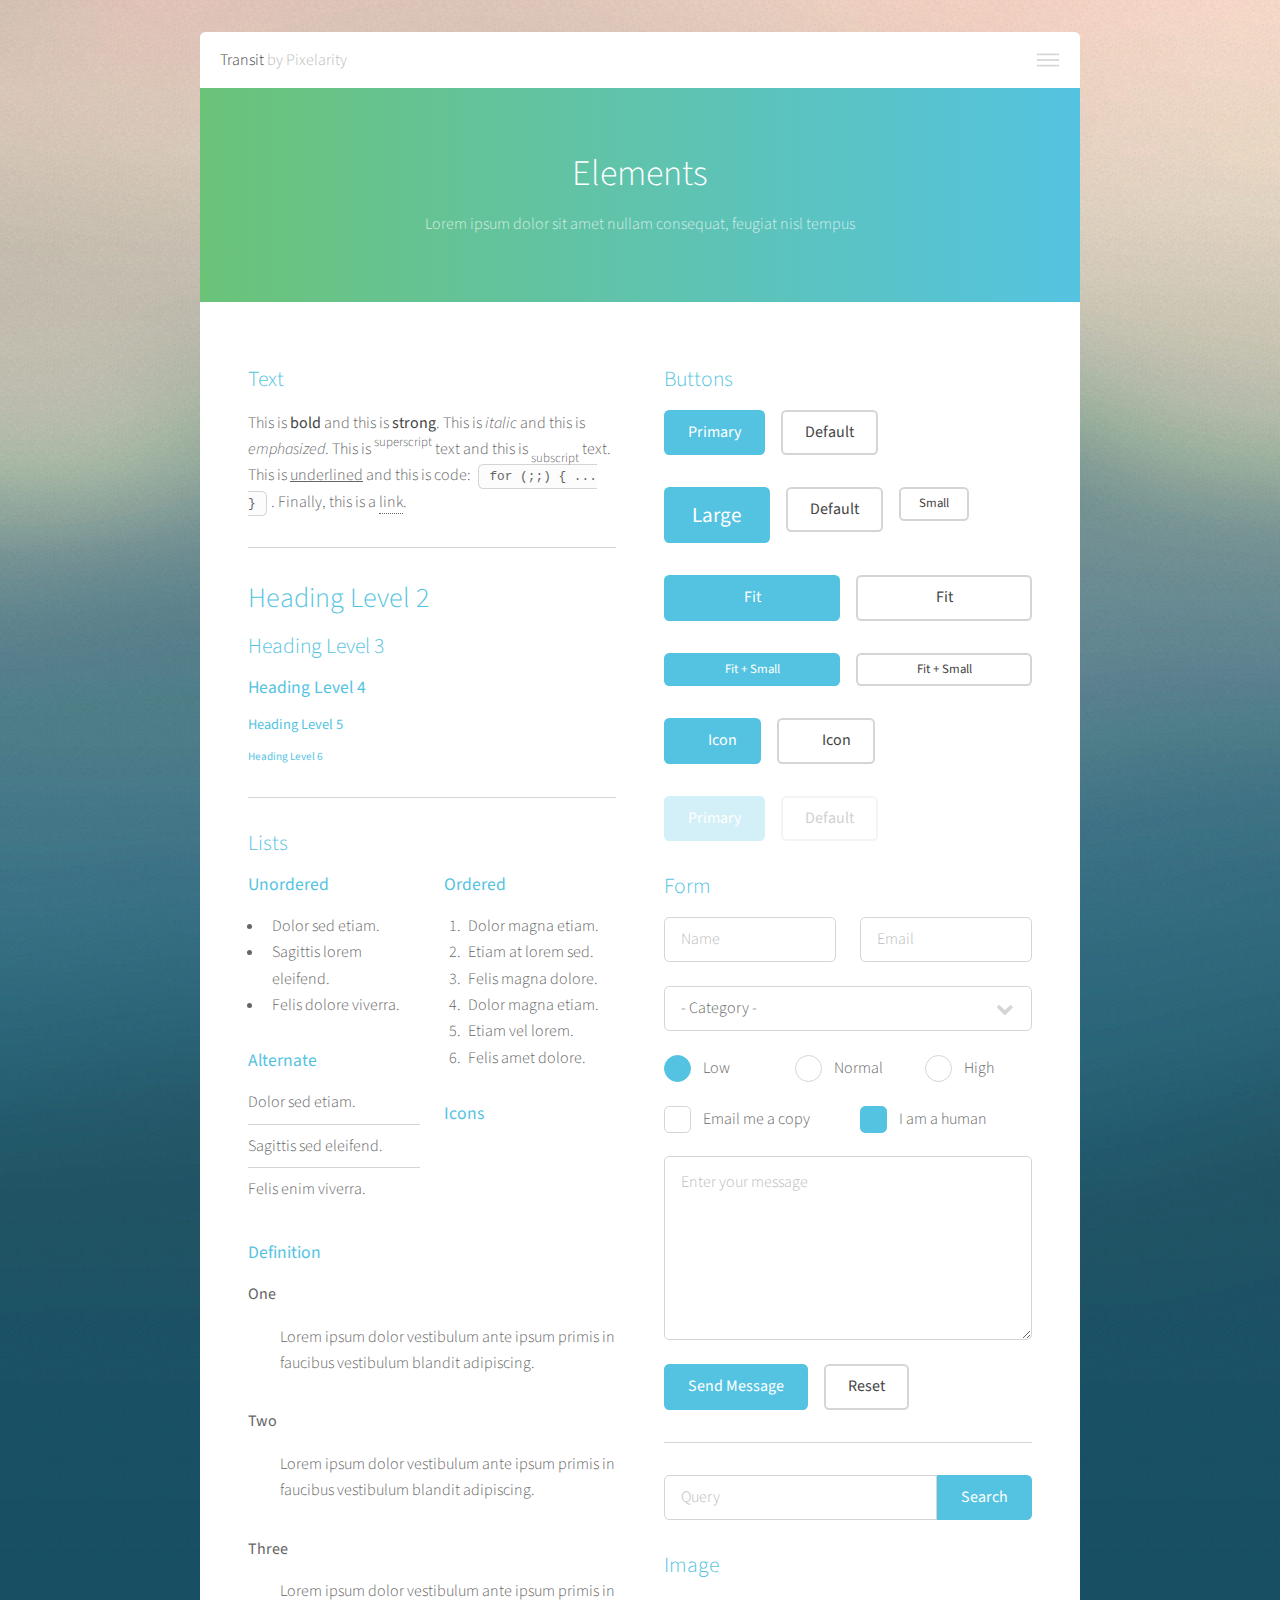
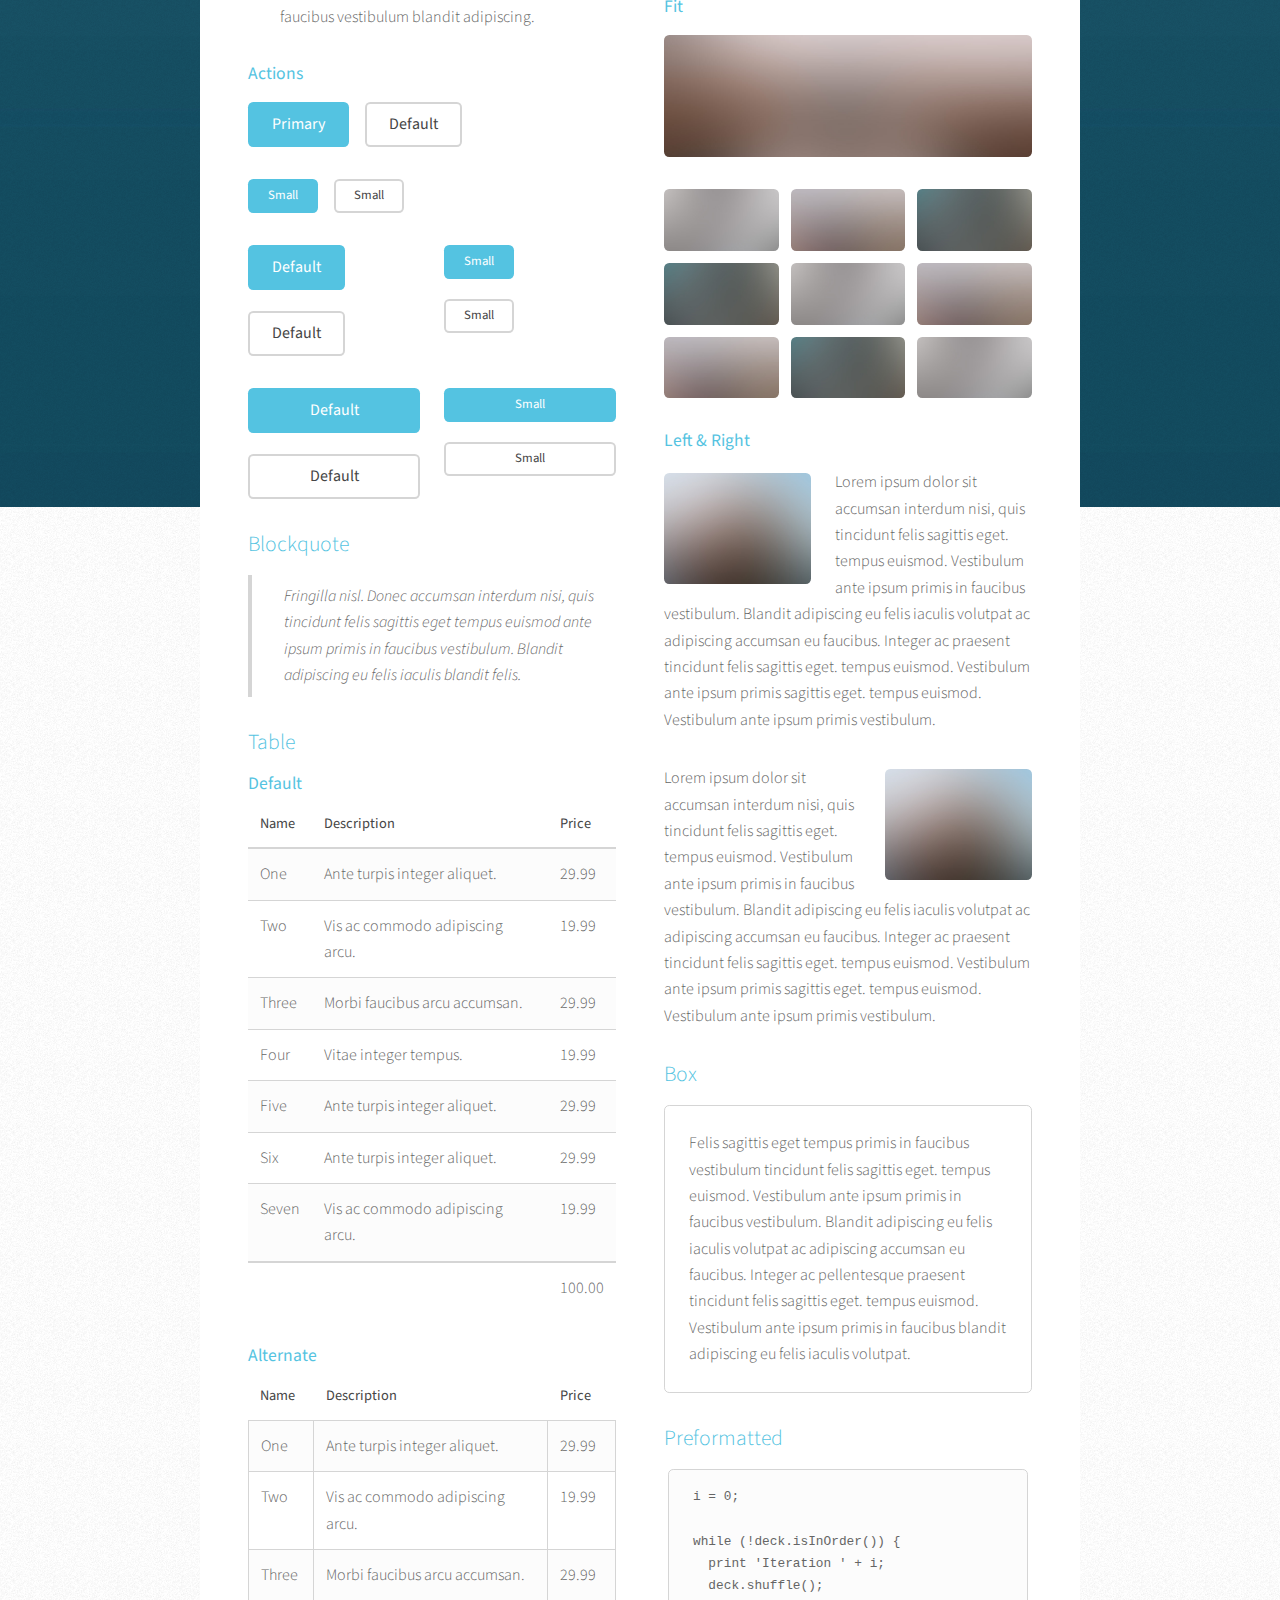
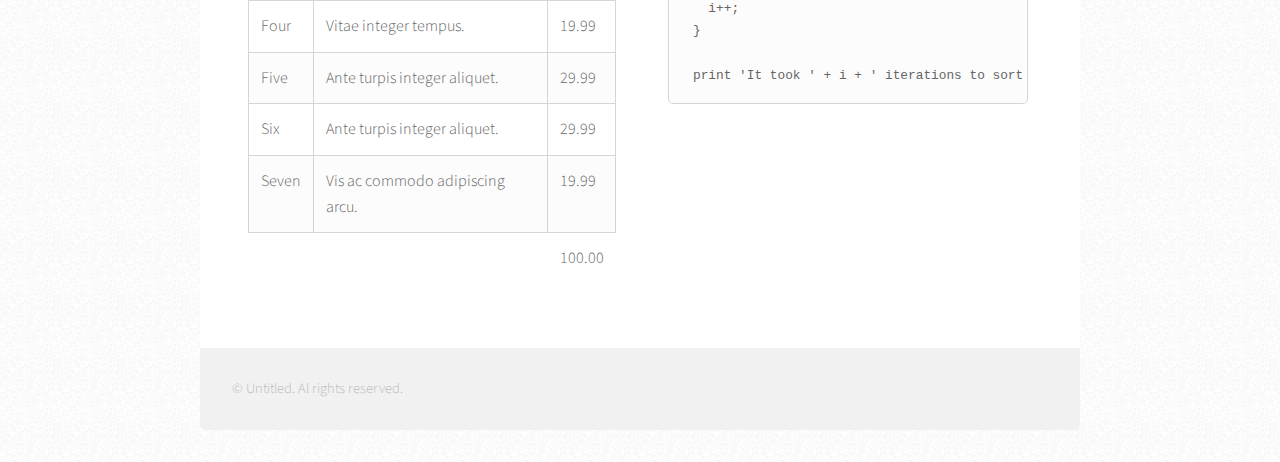
<file: elements.html>
<!DOCTYPE HTML>
<!--
	Transit by Pixelarity
	pixelarity.com | hello@pixelarity.com
	License: pixelarity.com/license
-->
<html>
	<head>
		<title>Untitled</title>
		<meta charset="utf-8" />
		<meta name="viewport" content="width=device-width, initial-scale=1, user-scalable=no" />
		<link rel="stylesheet" href="assets/css/main.css" />
	</head>
	<body class="is-preload">

		<!-- Wrapper -->
			<div id="wrapper">

				<!-- Header -->
					<header id="header">
						<a href="index.html" class="logo"><strong>Transit</strong> by Pixelarity</a>
						<nav>
							<a href="#menu">Menu</a>
						</nav>
					</header>

				<!-- Nav -->
					<nav id="menu">
						<ul class="links">
							<li><a href="index.html">Home</a></li>
							<li><a href="generic.html">Generic</a></li>
							<li><a href="elements.html">Elements</a></li>
						</ul>
						<ul class="actions stacked">
							<li><a href="#" class="button primary fit">Sign Up</a></li>
							<li><a href="#" class="button fit">Log In</a></li>
						</ul>
					</nav>

				<!-- Section -->
					<section class="main">
						<header class="invert accent2">
							<h1>Elements</h1>
							<p>Lorem ipsum dolor sit amet nullam consequat, feugiat nisl tempus</p>
						</header>

						<div class="row gtr-200">
							<div class="col-6 col-12-medium">

								<!-- Text stuff -->
									<h3>Text</h3>
									<p>This is <b>bold</b> and this is <strong>strong</strong>. This is <i>italic</i> and this is <em>emphasized</em>.
									This is <sup>superscript</sup> text and this is <sub>subscript</sub> text.
									This is <u>underlined</u> and this is code: <code>for (;;) { ... }</code>.
									Finally, this is a <a href="#">link</a>.</p>
									<hr />
									<h2>Heading Level 2</h2>
									<h3>Heading Level 3</h3>
									<h4>Heading Level 4</h4>
									<h5>Heading Level 5</h5>
									<h6>Heading Level 6</h6>
									<hr />

								<!-- Lists -->
									<h3>Lists</h3>
									<div class="row">
										<div class="col-6 col-12-small">

											<h4>Unordered</h4>
											<ul>
												<li>Dolor sed etiam.</li>
												<li>Sagittis lorem eleifend.</li>
												<li>Felis dolore viverra.</li>
											</ul>

											<h4>Alternate</h4>
											<ul class="alt">
												<li>Dolor sed etiam.</li>
												<li>Sagittis sed eleifend.</li>
												<li>Felis enim viverra.</li>
											</ul>

										</div>
										<div class="col-6 col-12-small">

											<h4>Ordered</h4>
											<ol>
												<li>Dolor magna etiam.</li>
												<li>Etiam at lorem sed.</li>
												<li>Felis magna dolore.</li>
												<li>Dolor magna etiam.</li>
												<li>Etiam vel lorem.</li>
												<li>Felis amet dolore.</li>
											</ol>

											<h4>Icons</h4>
											<ul class="icons">
												<li><a href="#" class="icon brands fa-twitter"><span class="label">Twitter</span></a></li>
												<li><a href="#" class="icon brands fa-facebook"><span class="label">Facebook</span></a></li>
												<li><a href="#" class="icon brands fa-instagram"><span class="label">Instagram</span></a></li>
												<li><a href="#" class="icon brands fa-github"><span class="label">Github</span></a></li>
												<li><a href="#" class="icon brands fa-dribbble"><span class="label">Dribbble</span></a></li>
											</ul>

										</div>
									</div>
									<h4>Definition</h4>
									<dl>
										<dt>One</dt>
										<dd>
											<p>Lorem ipsum dolor vestibulum ante ipsum primis in faucibus vestibulum blandit adipiscing.</p>
										</dd>
										<dt>Two</dt>
										<dd>
											<p>Lorem ipsum dolor vestibulum ante ipsum primis in faucibus vestibulum blandit adipiscing.</p>
										</dd>
										<dt>Three</dt>
										<dd>
											<p>Lorem ipsum dolor vestibulum ante ipsum primis in faucibus vestibulum blandit adipiscing.</p>
										</dd>
									</dl>

									<h4>Actions</h4>
									<ul class="actions">
										<li><a href="#" class="button primary">Primary</a></li>
										<li><a href="#" class="button">Default</a></li>
									</ul>
									<ul class="actions small">
										<li><a href="#" class="button primary small">Small</a></li>
										<li><a href="#" class="button small">Small</a></li>
									</ul>
									<div class="row">
										<div class="col-6 col-12-small">
											<ul class="actions stacked">
												<li><a href="#" class="button primary">Default</a></li>
												<li><a href="#" class="button">Default</a></li>
											</ul>
										</div>
										<div class="col-6 col-12-small">
											<ul class="actions stacked">
												<li><a href="#" class="button primary small">Small</a></li>
												<li><a href="#" class="button small">Small</a></li>
											</ul>
										</div>
									</div>
									<div class="row">
										<div class="col-6 col-12-small">
											<ul class="actions stacked">
												<li><a href="#" class="button primary fit">Default</a></li>
												<li><a href="#" class="button fit">Default</a></li>
											</ul>
										</div>
										<div class="col-6 col-12-small">
											<ul class="actions stacked">
												<li><a href="#" class="button primary small fit">Small</a></li>
												<li><a href="#" class="button small fit">Small</a></li>
											</ul>
										</div>
									</div>

								<!-- Blockquote -->
									<h3>Blockquote</h3>
									<blockquote>Fringilla nisl. Donec accumsan interdum nisi, quis tincidunt felis sagittis eget tempus euismod ante ipsum primis in faucibus vestibulum. Blandit adipiscing eu felis iaculis blandit felis.</blockquote>

								<!-- Table -->
									<h3>Table</h3>

									<h4>Default</h4>
									<div class="table-wrapper">
										<table>
											<thead>
												<tr>
													<th>Name</th>
													<th>Description</th>
													<th>Price</th>
												</tr>
											</thead>
											<tbody>
												<tr>
													<td>One</td>
													<td>Ante turpis integer aliquet.</td>
													<td>29.99</td>
												</tr>
												<tr>
													<td>Two</td>
													<td>Vis ac commodo adipiscing arcu.</td>
													<td>19.99</td>
												</tr>
												<tr>
													<td>Three</td>
													<td> Morbi faucibus arcu accumsan.</td>
													<td>29.99</td>
												</tr>
												<tr>
													<td>Four</td>
													<td>Vitae integer tempus.</td>
													<td>19.99</td>
												</tr>
												<tr>
													<td>Five</td>
													<td>Ante turpis integer aliquet.</td>
													<td>29.99</td>
												</tr>
												<tr>
													<td>Six</td>
													<td>Ante turpis integer aliquet.</td>
													<td>29.99</td>
												</tr>
												<tr>
													<td>Seven</td>
													<td>Vis ac commodo adipiscing arcu.</td>
													<td>19.99</td>
												</tr>
											</tbody>
											<tfoot>
												<tr>
													<td colspan="2"></td>
													<td>100.00</td>
												</tr>
											</tfoot>
										</table>
									</div>

									<h4>Alternate</h4>
									<div class="table-wrapper">
										<table class="alt">
											<thead>
												<tr>
													<th>Name</th>
													<th>Description</th>
													<th>Price</th>
												</tr>
											</thead>
											<tbody>
												<tr>
													<td>One</td>
													<td>Ante turpis integer aliquet.</td>
													<td>29.99</td>
												</tr>
												<tr>
													<td>Two</td>
													<td>Vis ac commodo adipiscing arcu.</td>
													<td>19.99</td>
												</tr>
												<tr>
													<td>Three</td>
													<td> Morbi faucibus arcu accumsan.</td>
													<td>29.99</td>
												</tr>
												<tr>
													<td>Four</td>
													<td>Vitae integer tempus.</td>
													<td>19.99</td>
												</tr>
												<tr>
													<td>Five</td>
													<td>Ante turpis integer aliquet.</td>
													<td>29.99</td>
												</tr>
												<tr>
													<td>Six</td>
													<td>Ante turpis integer aliquet.</td>
													<td>29.99</td>
												</tr>
												<tr>
													<td>Seven</td>
													<td>Vis ac commodo adipiscing arcu.</td>
													<td>19.99</td>
												</tr>
											</tbody>
											<tfoot>
												<tr>
													<td colspan="2"></td>
													<td>100.00</td>
												</tr>
											</tfoot>
										</table>
									</div>

							</div>
							<div class="col-6 col-12-medium">

								<!-- Buttons -->
									<h3>Buttons</h3>
									<ul class="actions">
										<li><a href="#" class="button primary">Primary</a></li>
										<li><a href="#" class="button">Default</a></li>
									</ul>
									<ul class="actions">
										<li><a href="#" class="button primary large">Large</a></li>
										<li><a href="#" class="button">Default</a></li>
										<li><a href="#" class="button small">Small</a></li>
									</ul>
									<ul class="actions fit">
										<li><a href="#" class="button primary fit">Fit</a></li>
										<li><a href="#" class="button fit">Fit</a></li>
									</ul>
									<ul class="actions fit small">
										<li><a href="#" class="button primary fit small">Fit + Small</a></li>
										<li><a href="#" class="button fit small">Fit + Small</a></li>
									</ul>
									<ul class="actions">
										<li><a href="#" class="button primary icon solid fa-search">Icon</a></li>
										<li><a href="#" class="button icon solid fa-download">Icon</a></li>
									</ul>
									<ul class="actions">
										<li><span class="button primary disabled">Primary</span></li>
										<li><span class="button disabled">Default</span></li>
									</ul>

								<!-- Form -->
									<h3>Form</h3>

									<form method="post" action="#">
										<div class="row gtr-uniform">
											<div class="col-6 col-12-xsmall">
												<input type="text" name="demo-name" id="demo-name" value="" placeholder="Name" />
											</div>
											<div class="col-6 col-12-xsmall">
												<input type="email" name="demo-email" id="demo-email" value="" placeholder="Email" />
											</div>
											<!-- Break -->
											<div class="col-12">
												<select name="demo-category" id="demo-category">
													<option value="">- Category -</option>
													<option value="1">Manufacturing</option>
													<option value="1">Shipping</option>
													<option value="1">Administration</option>
													<option value="1">Human Resources</option>
												</select>
											</div>
											<!-- Break -->
											<div class="col-4 col-12-small">
												<input type="radio" id="demo-priority-low" name="demo-priority" checked>
												<label for="demo-priority-low">Low</label>
											</div>
											<div class="col-4 col-12-small">
												<input type="radio" id="demo-priority-normal" name="demo-priority">
												<label for="demo-priority-normal">Normal</label>
											</div>
											<div class="col-4 col-12-small">
												<input type="radio" id="demo-priority-high" name="demo-priority">
												<label for="demo-priority-high">High</label>
											</div>
											<!-- Break -->
											<div class="col-6 col-12-small">
												<input type="checkbox" id="demo-copy" name="demo-copy">
												<label for="demo-copy">Email me a copy</label>
											</div>
											<div class="col-6 col-12-small">
												<input type="checkbox" id="demo-human" name="demo-human" checked>
												<label for="demo-human">I am a human</label>
											</div>
											<!-- Break -->
											<div class="col-12">
												<textarea name="demo-message" id="demo-message" placeholder="Enter your message" rows="6"></textarea>
											</div>
											<!-- Break -->
											<div class="col-12">
												<ul class="actions">
													<li><input type="submit" value="Send Message" class="primary" /></li>
													<li><input type="reset" value="Reset" /></li>
												</ul>
											</div>
										</div>
									</form>

									<hr />

									<form method="post" action="#" class="combined">
										<input type="text" name="query" id="query" value="" placeholder="Query" />
										<input type="submit" value="Search" class="primary" />
									</form>

								<!-- Image -->
									<h3>Image</h3>

									<h4>Fit</h4>
									<span class="image fit"><img src="images/pic03.jpg" alt="" /></span>
									<div class="box alt">
										<div class="row gtr-50 gtr-uniform">
											<div class="col-4"><span class="image fit"><img src="images/slide01.jpg" alt="" /></span></div>
											<div class="col-4"><span class="image fit"><img src="images/slide02.jpg" alt="" /></span></div>
											<div class="col-4"><span class="image fit"><img src="images/slide03.jpg" alt="" /></span></div>
											<!-- Break -->
											<div class="col-4"><span class="image fit"><img src="images/slide03.jpg" alt="" /></span></div>
											<div class="col-4"><span class="image fit"><img src="images/slide01.jpg" alt="" /></span></div>
											<div class="col-4"><span class="image fit"><img src="images/slide02.jpg" alt="" /></span></div>
											<!-- Break -->
											<div class="col-4"><span class="image fit"><img src="images/slide02.jpg" alt="" /></span></div>
											<div class="col-4"><span class="image fit"><img src="images/slide03.jpg" alt="" /></span></div>
											<div class="col-4"><span class="image fit"><img src="images/slide01.jpg" alt="" /></span></div>
										</div>
									</div>

									<h4>Left &amp; Right</h4>
									<p><span class="image left"><img src="images/pic02.jpg" alt="" /></span>Lorem ipsum dolor sit accumsan interdum nisi, quis tincidunt felis sagittis eget. tempus euismod. Vestibulum ante ipsum primis in faucibus vestibulum. Blandit adipiscing eu felis iaculis volutpat ac adipiscing accumsan eu faucibus. Integer ac praesent tincidunt felis sagittis eget. tempus euismod. Vestibulum ante ipsum primis sagittis eget. tempus euismod. Vestibulum ante ipsum primis vestibulum.</p>
									<p><span class="image right"><img src="images/pic02.jpg" alt="" /></span>Lorem ipsum dolor sit accumsan interdum nisi, quis tincidunt felis sagittis eget. tempus euismod. Vestibulum ante ipsum primis in faucibus vestibulum. Blandit adipiscing eu felis iaculis volutpat ac adipiscing accumsan eu faucibus. Integer ac praesent tincidunt felis sagittis eget. tempus euismod. Vestibulum ante ipsum primis sagittis eget. tempus euismod. Vestibulum ante ipsum primis vestibulum.</p>

								<!-- Box -->
									<h3>Box</h3>
									<div class="box">
										<p>Felis sagittis eget tempus primis in faucibus vestibulum tincidunt felis sagittis eget. tempus euismod. Vestibulum ante ipsum primis in faucibus vestibulum. Blandit adipiscing eu felis iaculis volutpat ac adipiscing accumsan eu faucibus. Integer ac pellentesque praesent tincidunt felis sagittis eget. tempus euismod. Vestibulum ante ipsum primis in faucibus blandit adipiscing eu felis iaculis volutpat.</p>
									</div>

								<!-- Preformatted Code -->
									<h3>Preformatted</h3>
									<pre><code>i = 0;

while (!deck.isInOrder()) {
  print 'Iteration ' + i;
  deck.shuffle();
  i++;
}

print 'It took ' + i + ' iterations to sort the deck.';
</code></pre>

							</div>
						</div>

					</section>

				<!-- Footer -->
					<footer id="footer">
						<p class="copyright">&copy; Untitled. Al rights reserved.</p>
						<ul class="icons">
							<li><a href="#" class="icon brands fa-twitter"><span class="label">Twitter</span></a></li>
							<li><a href="#" class="icon brands fa-facebook"><span class="label">Facebook</span></a></li>
							<li><a href="#" class="icon brands fa-instagram"><span class="label">Instagram</span></a></li>
							<li><a href="#" class="icon brands fa-linkedin"><span class="label">LinkedIn</span></a></li>
							<li><a href="#" class="icon brands fa-github"><span class="label">GitHub</span></a></li>
						</ul>
					</footer>

			</div>

		<!-- Scripts -->
			<script src="assets/js/jquery.min.js"></script>
			<script src="assets/js/jquery.scrolly.min.js"></script>
			<script src="assets/js/browser.min.js"></script>
			<script src="assets/js/breakpoints.min.js"></script>
			<script src="assets/js/util.js"></script>
			<script src="assets/js/main.js"></script>

	</body>
</html>
</file>
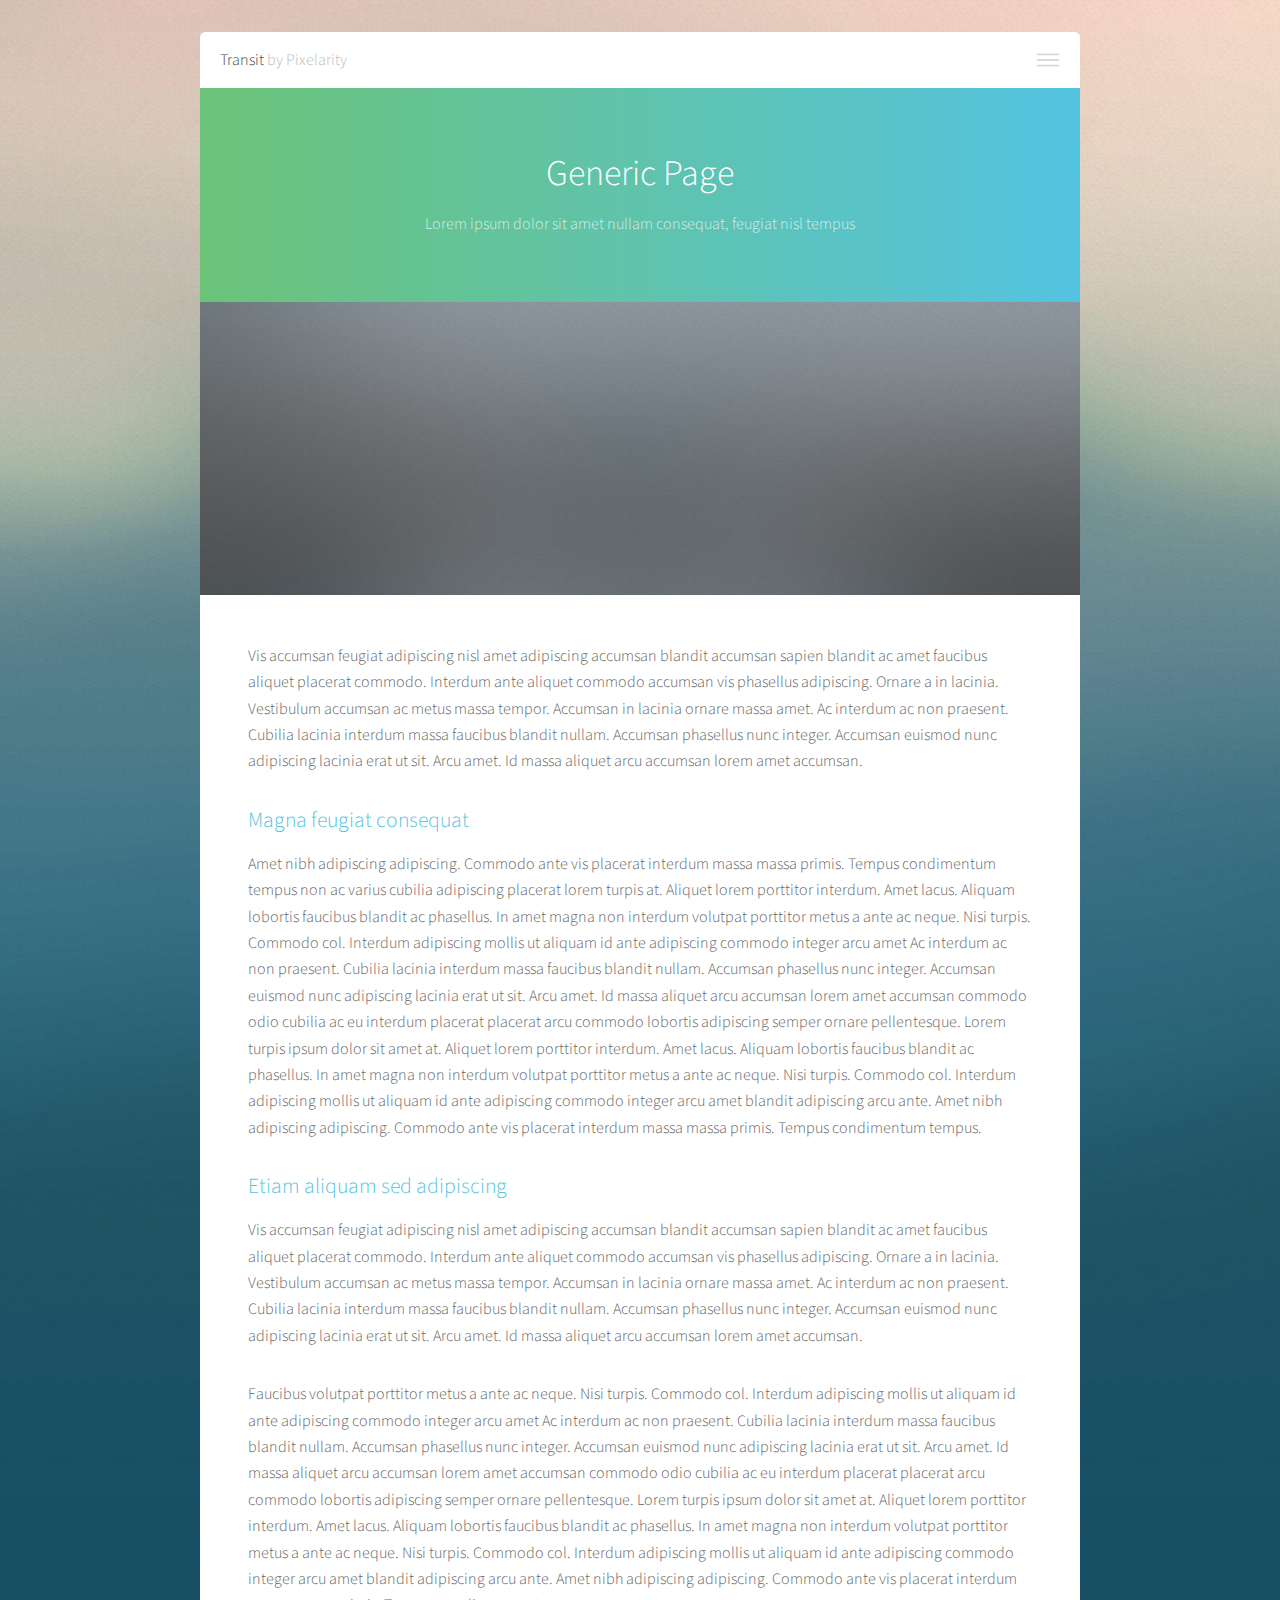
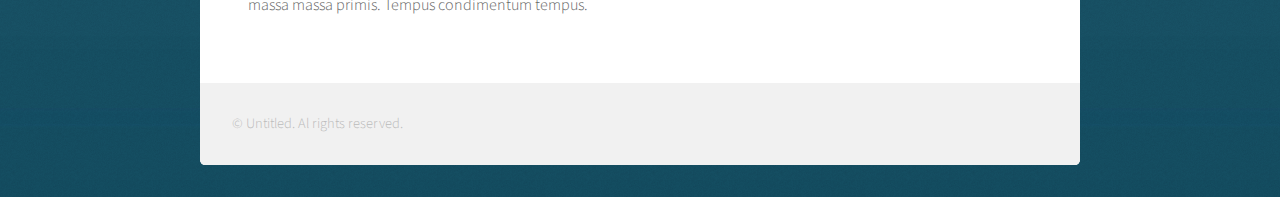
<file: generic.html>
<!DOCTYPE HTML>
<!--
	Transit by Pixelarity
	pixelarity.com | hello@pixelarity.com
	License: pixelarity.com/license
-->
<html>
	<head>
		<title>Untitled</title>
		<meta charset="utf-8" />
		<meta name="viewport" content="width=device-width, initial-scale=1, user-scalable=no" />
		<link rel="stylesheet" href="assets/css/main.css" />
	</head>
	<body class="is-preload">

		<!-- Wrapper -->
			<div id="wrapper">

				<!-- Header -->
					<header id="header">
						<a href="index.html" class="logo"><strong>Transit</strong> by Pixelarity</a>
						<nav>
							<a href="#menu">Menu</a>
						</nav>
					</header>

				<!-- Nav -->
					<nav id="menu">
						<ul class="links">
							<li><a href="index.html">Home</a></li>
							<li><a href="generic.html">Generic</a></li>
							<li><a href="elements.html">Elements</a></li>
						</ul>
						<ul class="actions stacked">
							<li><a href="#" class="button primary fit">Sign Up</a></li>
							<li><a href="#" class="button fit">Log In</a></li>
						</ul>
					</nav>

				<!-- Section -->
					<section class="main">
						<header class="invert accent2">
							<h1>Generic Page</h1>
							<p>Lorem ipsum dolor sit amet nullam consequat, feugiat nisl tempus</p>
						</header>
						<span class="image main filtered"><img src="images/pic03.jpg" alt="" /></span>
						<p>Vis accumsan feugiat adipiscing nisl amet adipiscing accumsan blandit accumsan sapien blandit ac amet faucibus aliquet placerat commodo. Interdum ante aliquet commodo accumsan vis phasellus adipiscing. Ornare a in lacinia. Vestibulum accumsan ac metus massa tempor. Accumsan in lacinia ornare massa amet. Ac interdum ac non praesent. Cubilia lacinia interdum massa faucibus blandit nullam. Accumsan phasellus nunc integer. Accumsan euismod nunc adipiscing lacinia erat ut sit. Arcu amet. Id massa aliquet arcu accumsan lorem amet accumsan.</p>
						<h3>Magna feugiat consequat</h3>
						<p>Amet nibh adipiscing adipiscing. Commodo ante vis placerat interdum massa massa primis. Tempus condimentum tempus non ac varius cubilia adipiscing placerat lorem turpis at. Aliquet lorem porttitor interdum. Amet lacus. Aliquam lobortis faucibus blandit ac phasellus. In amet magna non interdum volutpat porttitor metus a ante ac neque. Nisi turpis. Commodo col. Interdum adipiscing mollis ut aliquam id ante adipiscing commodo integer arcu amet Ac interdum ac non praesent. Cubilia lacinia interdum massa faucibus blandit nullam. Accumsan phasellus nunc integer. Accumsan euismod nunc adipiscing lacinia erat ut sit. Arcu amet. Id massa aliquet arcu accumsan lorem amet accumsan commodo odio cubilia ac eu interdum placerat placerat arcu commodo lobortis adipiscing semper ornare pellentesque. Lorem turpis ipsum dolor sit amet at. Aliquet lorem porttitor interdum. Amet lacus. Aliquam lobortis faucibus blandit ac phasellus. In amet magna non interdum volutpat porttitor metus a ante ac neque. Nisi turpis. Commodo col. Interdum adipiscing mollis ut aliquam id ante adipiscing commodo integer arcu amet blandit adipiscing arcu ante. Amet nibh adipiscing adipiscing. Commodo ante vis placerat interdum massa massa primis. Tempus condimentum tempus.</p>
						<h3>Etiam aliquam sed adipiscing</h3>
						<p>Vis accumsan feugiat adipiscing nisl amet adipiscing accumsan blandit accumsan sapien blandit ac amet faucibus aliquet placerat commodo. Interdum ante aliquet commodo accumsan vis phasellus adipiscing. Ornare a in lacinia. Vestibulum accumsan ac metus massa tempor. Accumsan in lacinia ornare massa amet. Ac interdum ac non praesent. Cubilia lacinia interdum massa faucibus blandit nullam. Accumsan phasellus nunc integer. Accumsan euismod nunc adipiscing lacinia erat ut sit. Arcu amet. Id massa aliquet arcu accumsan lorem amet accumsan.</p>
						<p>Faucibus volutpat porttitor metus a ante ac neque. Nisi turpis. Commodo col. Interdum adipiscing mollis ut aliquam id ante adipiscing commodo integer arcu amet Ac interdum ac non praesent. Cubilia lacinia interdum massa faucibus blandit nullam. Accumsan phasellus nunc integer. Accumsan euismod nunc adipiscing lacinia erat ut sit. Arcu amet. Id massa aliquet arcu accumsan lorem amet accumsan commodo odio cubilia ac eu interdum placerat placerat arcu commodo lobortis adipiscing semper ornare pellentesque. Lorem turpis ipsum dolor sit amet at. Aliquet lorem porttitor interdum. Amet lacus. Aliquam lobortis faucibus blandit ac phasellus. In amet magna non interdum volutpat porttitor metus a ante ac neque. Nisi turpis. Commodo col. Interdum adipiscing mollis ut aliquam id ante adipiscing commodo integer arcu amet blandit adipiscing arcu ante. Amet nibh adipiscing adipiscing. Commodo ante vis placerat interdum massa massa primis. Tempus condimentum tempus.</p>
					</section>

				<!-- Footer -->
					<footer id="footer">
						<p class="copyright">&copy; Untitled. Al rights reserved.</p>
						<ul class="icons">
							<li><a href="#" class="icon brands fa-twitter"><span class="label">Twitter</span></a></li>
							<li><a href="#" class="icon brands fa-facebook"><span class="label">Facebook</span></a></li>
							<li><a href="#" class="icon brands fa-instagram"><span class="label">Instagram</span></a></li>
							<li><a href="#" class="icon brands fa-linkedin"><span class="label">LinkedIn</span></a></li>
							<li><a href="#" class="icon brands fa-github"><span class="label">GitHub</span></a></li>
						</ul>
					</footer>

			</div>

		<!-- Scripts -->
			<script src="assets/js/jquery.min.js"></script>
			<script src="assets/js/jquery.scrolly.min.js"></script>
			<script src="assets/js/browser.min.js"></script>
			<script src="assets/js/breakpoints.min.js"></script>
			<script src="assets/js/util.js"></script>
			<script src="assets/js/main.js"></script>

	</body>
</html>
</file>
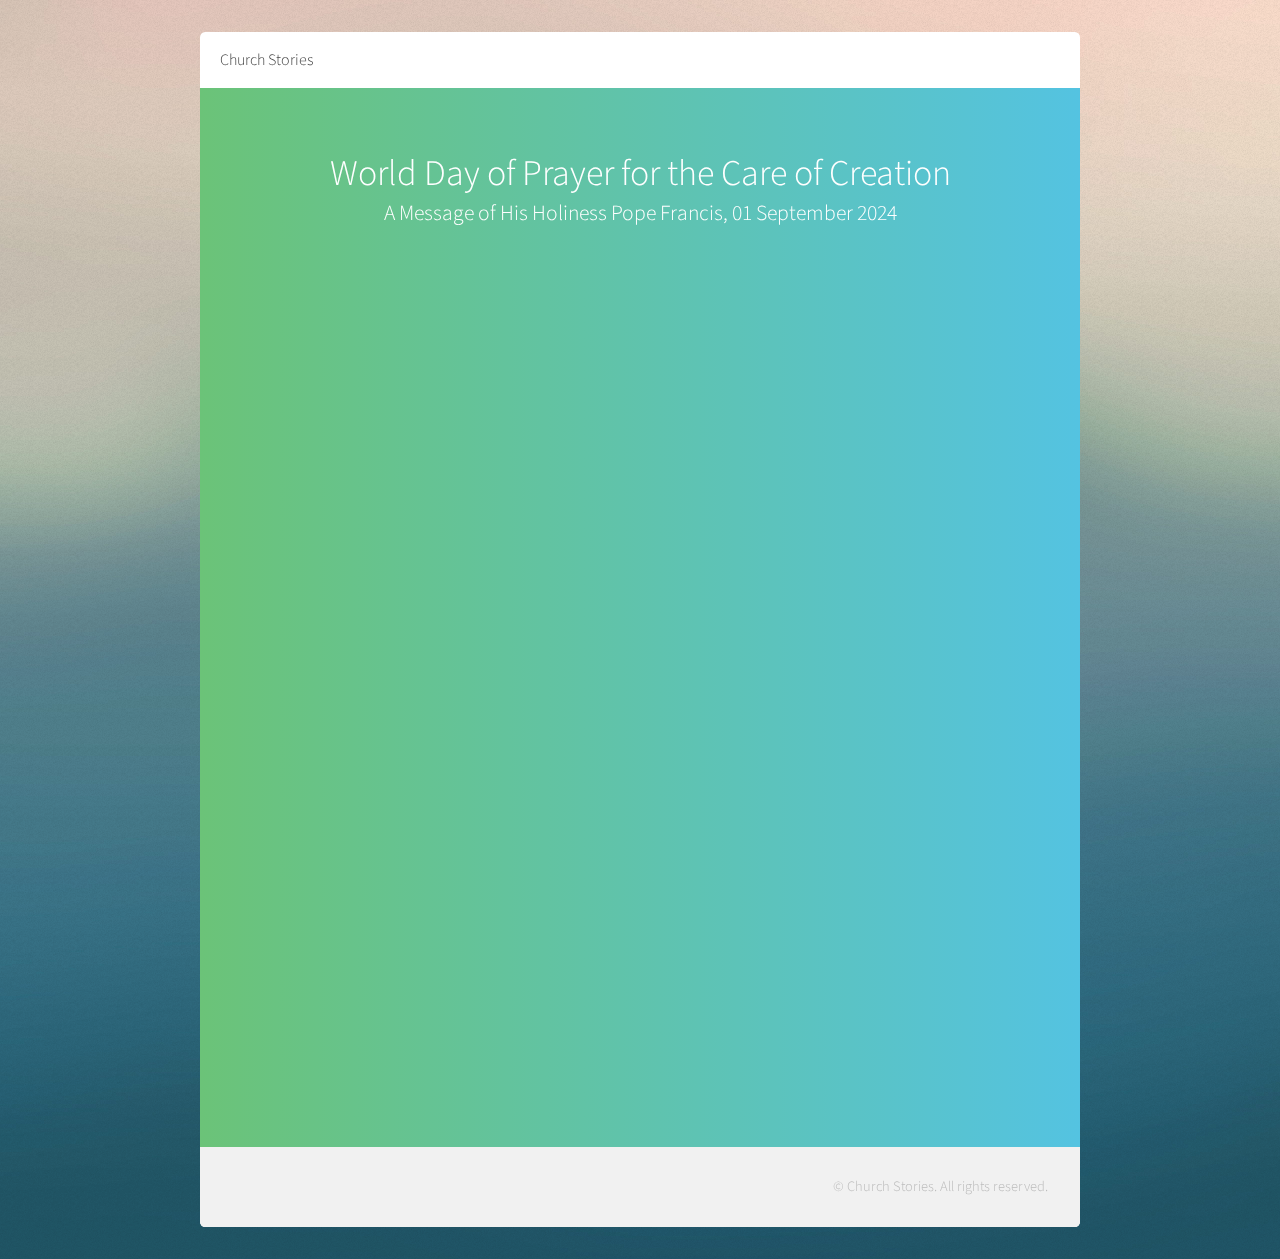
<file: qr1.html>
<!DOCTYPE HTML>
<!--
	Transit by Pixelarity
	pixelarity.com | hello@pixelarity.com
	License: pixelarity.com/license
-->
<html>
	<head>
		<title>Church Stories - Care of the Earth</title>
		<meta charset="utf-8" />
		<meta name="viewport" content="width=device-width, initial-scale=1, user-scalable=no" />
		<link rel="stylesheet" href="assets/css/main.css" />

		<link rel="apple-touch-icon" sizes="180x180" href="/apple-touch-icon.png">
        <link rel="icon" type="image/png" sizes="32x32" href="/favicon-32x32.png">
        <link rel="icon" type="image/png" sizes="16x16" href="/favicon-16x16.png">
        <link rel="manifest" href="/site.webmanifest">
	</head>
	<body class="is-preload">

		<!-- Wrapper -->
			<div id="wrapper">

				<!-- Header -->
					<header id="header">
                        <a href="" class="logo"><strong>Church Stories</strong></a>
						<!--<nav>
							<a href="#menu">Menu</a>
						</nav>-->
					</header>

				<!-- Nav -->
					<nav id="menu">
						<ul class="links">
							<li><a href="index.html">Home</a></li>
						</ul>
					</nav>

				<!-- Section -->
					<section class="main" style="padding-bottom: 0px; max-width: 100%; overflow: hidden;">
						<header class="invert accent2" style="margin-bottom: 0; padding-bottom: 30px;
                                                              min-height: 65vh;">
							<h1 style="margin-bottom: 5px;">World Day of Prayer for the Care of Creation</h1>
                            <h3>A Message of His Holiness Pope Francis, 01 September 2024</h3>
                            <iframe width="100%" height="450" scrolling="no" frameborder="no" allow="autoplay" src="https://w.soundcloud.com/player/?url=https%3A//api.soundcloud.com/playlists/1871077703&color=%2362b124&auto_play=true&hide_related=false&show_comments=false&show_user=false&show_reposts=false&show_teaser=false"></iframe>
							<br>
							<br>
							<iframe src="https://drive.google.com/file/d/1W76nu55o7oDNY9tk-mesvVgbGQYJyXi5/preview" width="100%" height="380" allow="autoplay"></iframe>
						</header>
					</section>

				<!-- Footer -->
					<footer id="footer">
						<p class="copyright">&copy; Church Stories. All rights reserved.</p>
						<!--<ul class="icons">
							<li><a href="#" class="icon brands fa-twitter"><span class="label">Twitter</span></a></li>
							<li><a href="#" class="icon brands fa-facebook"><span class="label">Facebook</span></a></li>
							<li><a href="#" class="icon brands fa-instagram"><span class="label">Instagram</span></a></li>
							<li><a href="#" class="icon brands fa-linkedin"><span class="label">LinkedIn</span></a></li>
							<li><a href="#" class="icon brands fa-github"><span class="label">GitHub</span></a></li>
						</ul>-->
					</footer>

			</div>

		<!-- Scripts -->
			<script src="assets/js/jquery.min.js"></script>
			<script src="assets/js/jquery.scrolly.min.js"></script>
			<script src="assets/js/browser.min.js"></script>
			<script src="assets/js/breakpoints.min.js"></script>
			<script src="assets/js/util.js"></script>
			<script src="assets/js/main.js"></script>

	</body>
</html>
</file>
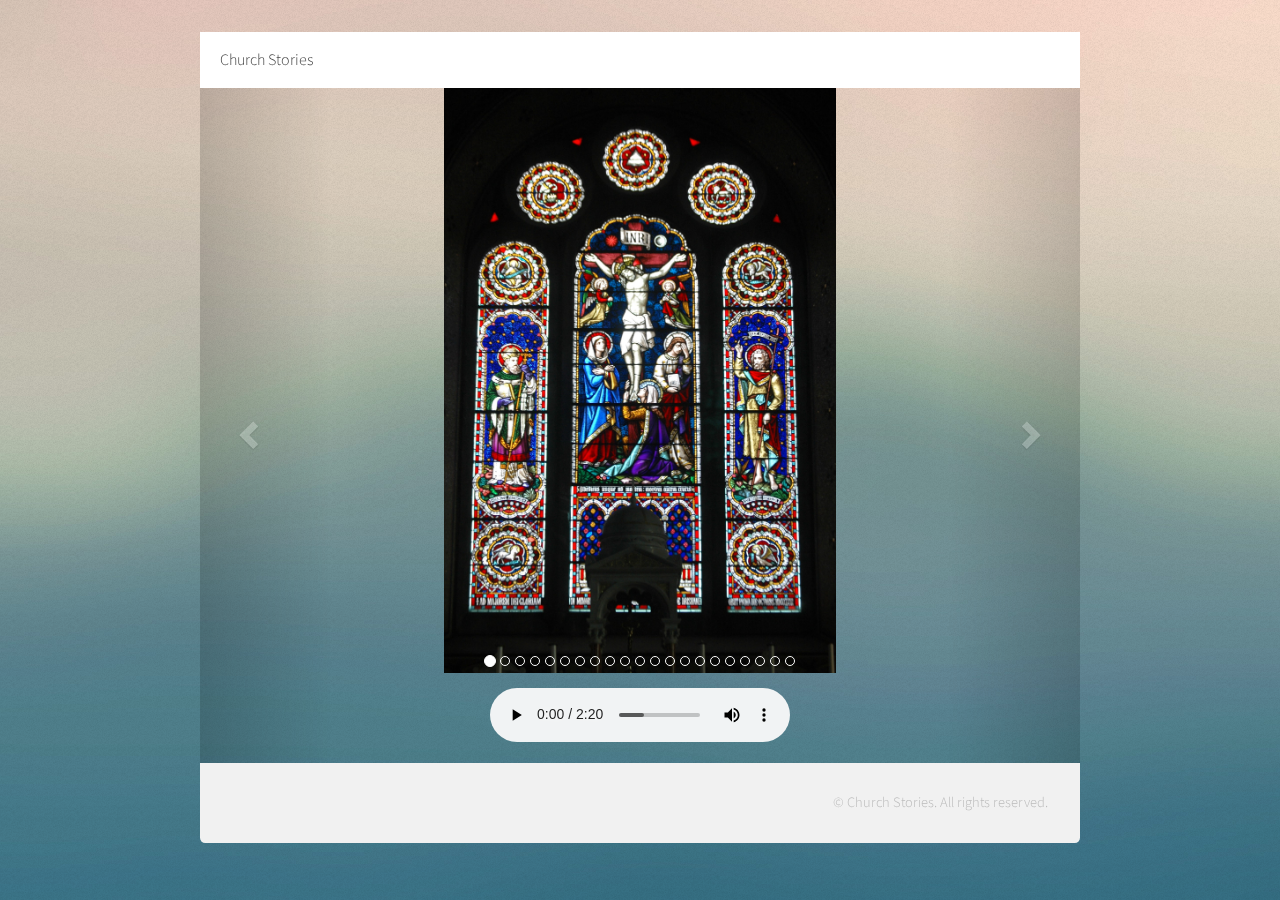
<file: qr2.html>
<!DOCTYPE HTML>
<!DOCTYPE HTML>
<!--
	Transit by Pixelarity
	pixelarity.com | hello@pixelarity.com
	License: pixelarity.com/license
-->
<html>
	<head>
		<title>Church Stories - Stained Glass Windows</title>
		<meta charset="utf-8" />
		<meta name="viewport" content="width=device-width, initial-scale=1, user-scalable=no" />
        
        <link rel="stylesheet" href="https://maxcdn.bootstrapcdn.com/bootstrap/3.4.1/css/bootstrap.min.css">
        <script src="https://ajax.googleapis.com/ajax/libs/jquery/3.6.4/jquery.min.js"></script>
        <script src="https://maxcdn.bootstrapcdn.com/bootstrap/3.4.1/js/bootstrap.min.js"></script>
        
		<link rel="stylesheet" href="assets/css/main.css" />
        <link rel="apple-touch-icon" sizes="180x180" href="/apple-touch-icon.png">
        <link rel="icon" type="image/png" sizes="32x32" href="/favicon-32x32.png">
        <link rel="icon" type="image/png" sizes="16x16" href="/favicon-16x16.png">
        <link rel="manifest" href="/site.webmanifest">

        <style>
            .windows {
                max-height: 65vh; 
                margin: auto;
                min-height: 65vh;
            }

            .carousel-control {
                position: absolute;
                top: 0;
                bottom: 0;
                left: 0px;
                width: 15%;
                font-size: 50px;
                color: #fff;
                text-align: center;
                background-color: transparent;
                filter: alpha(opacity=0);
                opacity: .3;
                border: none;
            }

            .carousel-control:focus, .carousel-control:hover {
                color: #fff;
                text-decoration: none;
                outline: 0;
                filter: alpha(opacity=0);
                opacity: .3;
                box-shadow: none;
            }

            .carousel-indicators {
                position: absolute;
                bottom: 63px;
                left: 50%;
                z-index: 15;
                width: 60%;
                padding-left: 0;
                margin-left: -30%;
                text-align: center;
                list-style: none;
            }

            .carousel-control .glyphicon-chevron-left, .carousel-control .icon-prev {
                left: 50%;
                margin-left: -30px;
            }

            .carousel-control .glyphicon-chevron-right, .carousel-control .icon-next {
                right: 50%;
                margin-right: -30px;
            }

        </style>
	</head>
	<body class="is-preload">

		<!-- Wrapper -->
			<div id="wrapper" style="background-color: transparent;">

				<!-- Header -->
					<header id="header" style="background-color: white;">
                        <a href="" class="logo"><strong>Church Stories</strong></a>
						<!--<nav>
							<a href="#menu">Menu</a>
						</nav>-->
					</header>

				<!-- Nav -->
					<nav id="menu">
						<ul class="links">
							<li><a href="index.html">Home</a></li>
						</ul>
					</nav>

				<!-- Section -->
					<section class="main" style="padding-bottom: 0px; max-width: 100%; overflow: hidden; background-color: transparent;">
						<header class="invert" style="margin-bottom: 0; 
                        padding: 0; min-height: 75vh; max-height: 75vh; background-color: transparent;">
							

                            <div class="container" style="padding-left: 0px; width: 100%;; padding-right: 0px; margin-left: 0px; margin-right: 0px;"> 
                                <div class="row" style="width: 100%; margin: 0;">
                                    <div class="col-12" style="padding: 0px;">
                                        <div id="myCarousel" class="carousel slide" data-interval="false">
                                            <!-- Indicators -->
                                            <ol class="carousel-indicators">
                                              <li data-target="#myCarousel" data-slide-to="0" class="active"></li>
                                              <li data-target="#myCarousel" data-slide-to="1"></li>
                                              <li data-target="#myCarousel" data-slide-to="2"></li>
                                              <li data-target="#myCarousel" data-slide-to="3"></li>
                                              <li data-target="#myCarousel" data-slide-to="4"></li>
                                              <li data-target="#myCarousel" data-slide-to="5"></li>
                                              <li data-target="#myCarousel" data-slide-to="6"></li>
                                              <li data-target="#myCarousel" data-slide-to="7"></li>
                                              <li data-target="#myCarousel" data-slide-to="8"></li>
                                              <li data-target="#myCarousel" data-slide-to="9"></li>
                                              <li data-target="#myCarousel" data-slide-to="10"></li>
                                              <li data-target="#myCarousel" data-slide-to="11"></li>
                                              <li data-target="#myCarousel" data-slide-to="12"></li>
                                              <li data-target="#myCarousel" data-slide-to="13"></li>
                                              <li data-target="#myCarousel" data-slide-to="14"></li>
                                              <li data-target="#myCarousel" data-slide-to="15"></li>
                                              <li data-target="#myCarousel" data-slide-to="16"></li>
                                              <li data-target="#myCarousel" data-slide-to="17"></li>
                                              <li data-target="#myCarousel" data-slide-to="18"></li>
                                              <li data-target="#myCarousel" data-slide-to="19"></li>
                                              <li data-target="#myCarousel" data-slide-to="20"></li> 
                                            </ol>
                                        
                                            <!-- Wrapper for slides -->
                                            <div class="carousel-inner">
                                                <div class="item active">
                                                    <div class="col-12">
                                                        <img src="images/windows/NO 1.JPG" alt="New york" class="windows">
                                                    </div>
                                                    <div class="col-12" style="padding-top: 7px; padding-bottom: 20px;">
                                                        <audio controls>
                                                            <source src="./assets/audio/windows/1.mp3" type="audio/mpeg">
                                                        Your browser does not support the audio element.
                                                        </audio>
                                                    </div>
                                                </div>
                                                <div class="item">
                                                    <div class="col-12">
                                                        <img src="images/windows/NO 2.JPG" alt="New york" class="windows">
                                                    </div>
                                                    <div class="col-12" style="padding-top: 7px; padding-bottom: 20px;">
                                                        <audio controls>
                                                            <source src="./assets/audio/windows/2.mp3" type="audio/mpeg">
                                                        Your browser does not support the audio element.
                                                        </audio>
                                                    </div>
                                                </div>
                                                <div class="item">
                                                    <div class="col-12">
                                                        <img src="images/windows/NO 3.JPG" alt="New york" class="windows">
                                                    </div>
                                                    <div class="col-12" style="padding-top: 7px; padding-bottom: 20px;">
                                                        <audio controls>
                                                            <source src="./assets/audio/windows/3.mp3" type="audio/mpeg">
                                                        Your browser does not support the audio element.
                                                        </audio>
                                                    </div>
                                                </div>
                                                <div class="item">
                                                    <div class="col-12">
                                                        <img src="images/windows/NO 4.JPG" alt="New york" class="windows">
                                                    </div>
                                                    <div class="col-12" style="padding-top: 7px; padding-bottom: 20px;">
                                                        <audio controls>
                                                            <source src="./assets/audio/windows/4.mp3" type="audio/mpeg">
                                                        Your browser does not support the audio element.
                                                        </audio>
                                                    </div>
                                                </div>
                                                <div class="item">
                                                    <div class="col-12">
                                                        <img src="images/windows/NO 5.JPG" alt="New york" class="windows">
                                                    </div>
                                                    <div class="col-12" style="padding-top: 7px; padding-bottom: 20px;">
                                                        <audio controls>
                                                            <source src="./assets/audio/windows/5.mp3" type="audio/mpeg">
                                                        Your browser does not support the audio element.
                                                        </audio>
                                                    </div>
                                                </div>
                                                <div class="item">
                                                    <div class="col-12">
                                                        <img src="images/windows/NO 6.JPG" alt="New york" class="windows">
                                                    </div>
                                                    <div class="col-12" style="padding-top: 7px; padding-bottom: 20px;">
                                                        <audio controls>
                                                            <source src="./assets/audio/windows/6.mp3" type="audio/mpeg">
                                                        Your browser does not support the audio element.
                                                        </audio>
                                                    </div>
                                                </div>
                                                <div class="item">
                                                    <div class="col-12">
                                                        <img src="images/windows/NO 7.JPG" alt="New york" class="windows">
                                                    </div>
                                                    <div class="col-12" style="padding-top: 7px; padding-bottom: 20px;">
                                                        <audio controls>
                                                            <source src="./assets/audio/windows/7.mp3" type="audio/mpeg">
                                                        Your browser does not support the audio element.
                                                        </audio>
                                                    </div>
                                                </div>
                                                <div class="item">
                                                    <div class="col-12">
                                                        <img src="images/windows/NO 8.JPG" alt="New york" class="windows">
                                                    </div>
                                                    <div class="col-12" style="padding-top: 7px; padding-bottom: 20px;">
                                                        <audio controls>
                                                            <source src="./assets/audio/windows/8.mp3" type="audio/mpeg">
                                                        Your browser does not support the audio element.
                                                        </audio>
                                                    </div>
                                                </div>
                                                <div class="item">
                                                    <div class="col-12">
                                                        <img src="images/windows/NO 9.JPG" alt="New york" class="windows">
                                                    </div>
                                                    <div class="col-12" style="padding-top: 7px; padding-bottom: 20px;">
                                                        <audio controls>
                                                            <source src="./assets/audio/windows/9.mp3" type="audio/mpeg">
                                                        Your browser does not support the audio element.
                                                        </audio>
                                                    </div>
                                                </div>
                                                <div class="item">
                                                    <div class="col-12">
                                                        <img src="images/windows/NO 10.JPG" alt="New york" class="windows">
                                                    </div>
                                                    <div class="col-12" style="padding-top: 7px; padding-bottom: 20px;">
                                                        <audio controls>
                                                            <source src="./assets/audio/windows/10.mp3" type="audio/mpeg">
                                                        Your browser does not support the audio element.
                                                        </audio>
                                                    </div>
                                                </div>
                                                <div class="item">
                                                    <div class="col-12">
                                                        <img src="images/windows/NO 11.JPG" alt="New york" class="windows">
                                                    </div>
                                                    <div class="col-12" style="padding-top: 7px; padding-bottom: 20px;">
                                                        <audio controls>
                                                            <source src="./assets/audio/windows/11.mp3" type="audio/mpeg">
                                                        Your browser does not support the audio element.
                                                        </audio>
                                                    </div>
                                                </div>
                                                <div class="item">
                                                    <div class="col-12">
                                                        <img src="images/windows/NO 12.JPG" alt="New york" class="windows">
                                                    </div>
                                                    <div class="col-12" style="padding-top: 7px; padding-bottom: 20px;">
                                                        <audio controls>
                                                            <source src="./assets/audio/windows/12.mp3" type="audio/mpeg">
                                                        Your browser does not support the audio element.
                                                        </audio>
                                                    </div>
                                                </div>
                                                <div class="item">
                                                    <div class="col-12">
                                                        <img src="images/windows/NO 13.JPG" alt="New york" class="windows">
                                                    </div>
                                                    <div class="col-12" style="padding-top: 7px; padding-bottom: 20px;">
                                                        <audio controls>
                                                            <source src="./assets/audio/windows/13.mp3" type="audio/mpeg">
                                                        Your browser does not support the audio element.
                                                        </audio>
                                                    </div>
                                                </div>
                                                <div class="item">
                                                    <div class="col-12">
                                                        <img src="images/windows/NO 14.JPG" alt="New york" class="windows">
                                                    </div>
                                                    <div class="col-12" style="padding-top: 7px; padding-bottom: 20px;">
                                                        <audio controls>
                                                            <source src="./assets/audio/windows/14.mp3" type="audio/mpeg">
                                                        Your browser does not support the audio element.
                                                        </audio>
                                                    </div>
                                                </div>
                                                <div class="item">
                                                    <div class="col-12">
                                                        <img src="images/windows/NO 15.JPG" alt="New york" class="windows">
                                                    </div>
                                                    <div class="col-12" style="padding-top: 7px; padding-bottom: 20px;">
                                                        <audio controls>
                                                            <source src="./assets/audio/windows/15.mp3" type="audio/mpeg">
                                                        Your browser does not support the audio element.
                                                        </audio>
                                                    </div>
                                                </div>
                                                <div class="item">
                                                    <div class="col-12">
                                                        <img src="images/windows/NO 16.JPG" alt="New york" class="windows">
                                                    </div>
                                                    <div class="col-12" style="padding-top: 7px; padding-bottom: 20px;">
                                                        <audio controls>
                                                            <source src="./assets/audio/windows/16.mp3" type="audio/mpeg">
                                                        Your browser does not support the audio element.
                                                        </audio>
                                                    </div>
                                                </div>
                                                <div class="item">
                                                    <div class="col-12">
                                                        <img src="images/windows/NO 17.JPG" alt="New york" class="windows">
                                                    </div>
                                                    <div class="col-12" style="padding-top: 7px; padding-bottom: 20px;">
                                                        <audio controls>
                                                            <source src="./assets/audio/windows/17.mp3" type="audio/mpeg">
                                                        Your browser does not support the audio element.
                                                        </audio>
                                                    </div>
                                                </div>
                                                <div class="item">
                                                    <div class="col-12">
                                                        <img src="images/windows/NO 18.JPG" alt="New york" class="windows">
                                                    </div>
                                                    <div class="col-12" style="padding-top: 7px; padding-bottom: 20px;">
                                                        <audio controls>
                                                            <source src="./assets/audio/windows/18.mp3" type="audio/mpeg">
                                                        Your browser does not support the audio element.
                                                        </audio>
                                                    </div>
                                                </div>
                                                <div class="item">
                                                    <div class="col-12">
                                                        <img src="images/windows/NO 19.JPG" alt="New york" class="windows">
                                                    </div>
                                                    <div class="col-12" style="padding-top: 7px; padding-bottom: 20px;">
                                                        <audio controls>
                                                            <source src="./assets/audio/windows/19.mp3" type="audio/mpeg">
                                                        Your browser does not support the audio element.
                                                        </audio>
                                                    </div>
                                                </div>
                                                <div class="item">
                                                    <div class="col-12">
                                                        <img src="images/windows/NO 20.JPG" alt="New york" class="windows">
                                                    </div>
                                                    <div class="col-12" style="padding-top: 7px; padding-bottom: 20px;">
                                                        <audio controls>
                                                            <source src="./assets/audio/windows/20.mp3" type="audio/mpeg">
                                                        Your browser does not support the audio element.
                                                        </audio>
                                                    </div>
                                                </div>
                                                <div class="item">
                                                    <div class="col-12">
                                                        <img src="images/windows/NO 21.JPG" alt="New york" class="windows">
                                                    </div>
                                                    <div class="col-12" style="padding-top: 7px; padding-bottom: 20px;">
                                                        <audio controls>
                                                            <source src="./assets/audio/windows/21.mp3" type="audio/mpeg">
                                                        Your browser does not support the audio element.
                                                        </audio>
                                                    </div>
                                                </div>
                                            </div>
                                        
                                            <!-- Left and right controls -->
                                            <a class="left carousel-control" href="#myCarousel" data-slide="prev" onclick="newWindow()">
                                              <span class="glyphicon glyphicon-chevron-left"></span>
                                              <span class="sr-only">Previous</span>
                                            </a>
                                            <a class="right carousel-control" href="#myCarousel" data-slide="next" onclick="newWindow()">
                                              <span class="glyphicon glyphicon-chevron-right"></span>
                                              <span class="sr-only">Next</span>
                                            </a></div>
                                          <div>
                                    </div>
                                </div>
                                
                                
                              </div>
                            
						</header>
					</section>

				<!-- Footer -->
					<footer id="footer">
						<p class="copyright">&copy; Church Stories. All rights reserved.</p>
						<!--<ul class="icons">
							<li><a href="#" class="icon brands fa-twitter"><span class="label">Twitter</span></a></li>
							<li><a href="#" class="icon brands fa-facebook"><span class="label">Facebook</span></a></li>
							<li><a href="#" class="icon brands fa-instagram"><span class="label">Instagram</span></a></li>
							<li><a href="#" class="icon brands fa-linkedin"><span class="label">LinkedIn</span></a></li>
							<li><a href="#" class="icon brands fa-github"><span class="label">GitHub</span></a></li>
						</ul>-->
					</footer>

			</div>

		<!-- Scripts -->
			<script src="assets/js/jquery.min.js"></script>
			<script src="assets/js/jquery.scrolly.min.js"></script>
			<script src="assets/js/browser.min.js"></script>
			<script src="assets/js/breakpoints.min.js"></script>
			<script src="assets/js/util.js"></script>
			<script src="assets/js/main.js"></script>
            <script>
                function newWindow(){
                    var audios = $('audio')
                        audios.each((i, a) => {
                        a.pause()    
                        a.currentTime = 0
                    });
                }
            </script>

	</body>
</html>
</file>
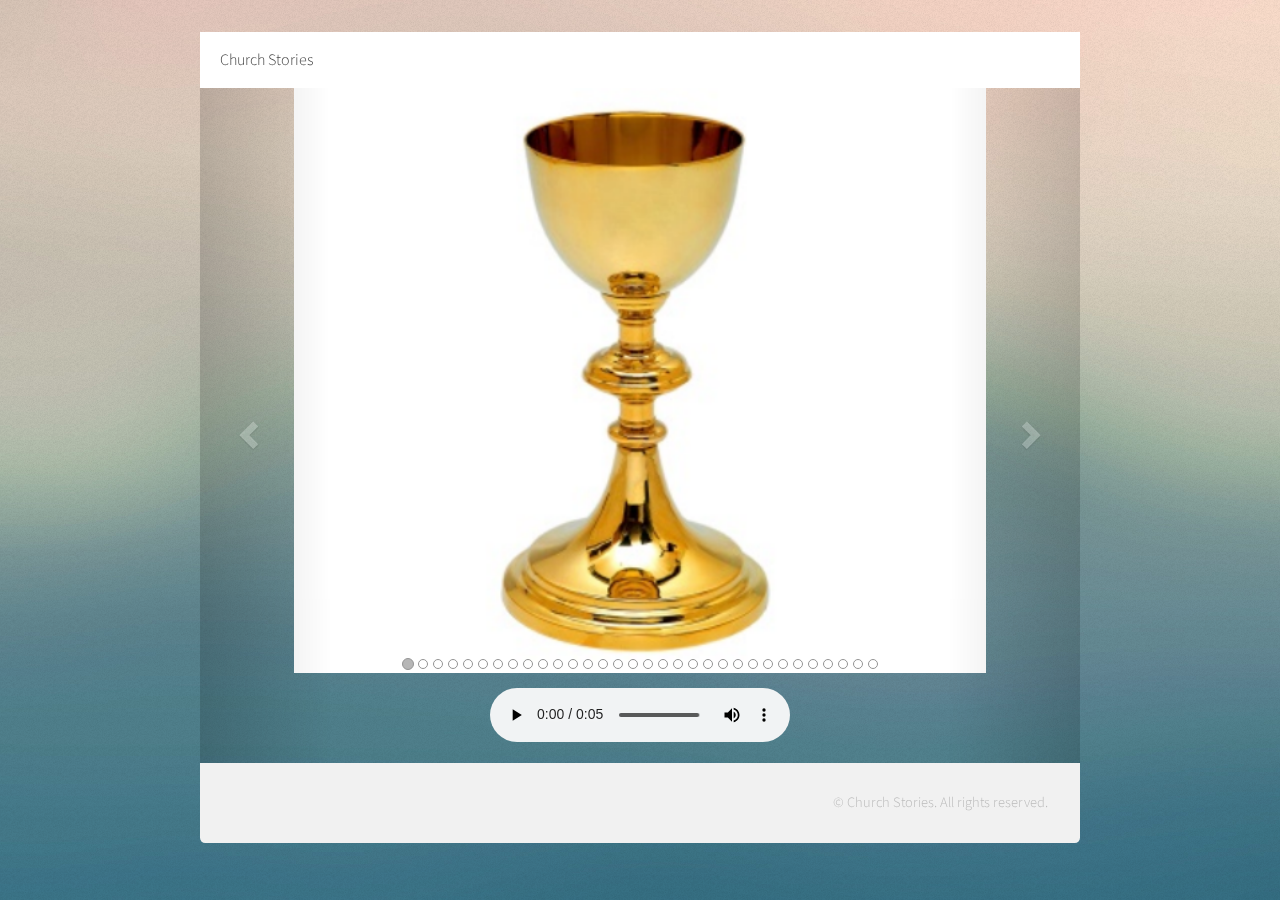
<file: qr4.html>
<!DOCTYPE HTML>
<!DOCTYPE HTML>
<!--
	Transit by Pixelarity
	pixelarity.com | hello@pixelarity.com
	License: pixelarity.com/license
-->
<html>
	<head>
		<title>Church Stories - Liturgical Objects</title>
		<meta charset="utf-8" />
		<meta name="viewport" content="width=device-width, initial-scale=1, user-scalable=no" />
        
        <link rel="stylesheet" href="https://maxcdn.bootstrapcdn.com/bootstrap/3.4.1/css/bootstrap.min.css">
        <script src="https://ajax.googleapis.com/ajax/libs/jquery/3.6.4/jquery.min.js"></script>
        <script src="https://maxcdn.bootstrapcdn.com/bootstrap/3.4.1/js/bootstrap.min.js"></script>
        
		<link rel="stylesheet" href="assets/css/main.css" />
        <link rel="apple-touch-icon" sizes="180x180" href="/apple-touch-icon.png">
        <link rel="icon" type="image/png" sizes="32x32" href="/favicon-32x32.png">
        <link rel="icon" type="image/png" sizes="16x16" href="/favicon-16x16.png">
        <link rel="manifest" href="/site.webmanifest">

        <style>
            .windows {
                max-height: 65vh; 
                margin: auto;
                min-height: 65vh;
                max-width: 100%;
                object-fit: contain !important;
            }

            .carousel-control {
                position: absolute;
                top: 0;
                bottom: 0;
                left: 0px;
                width: 15%;
                font-size: 50px;
                color: #fff;
                text-align: center;
                background-color: transparent;
                filter: alpha(opacity=0);
                opacity: .3;
                border: none;
            }

            .carousel-control:focus, .carousel-control:hover {
                color: #fff;
                text-decoration: none;
                outline: 0;
                filter: alpha(opacity=0);
                opacity: .3;
                box-shadow: none;
            }

            .carousel-indicators {
                position: absolute;
                bottom: 60px;
                left: 50%;
                z-index: 15;
                width: 60%;
                padding-left: 0;
                margin-left: -30%;
                text-align: center;
                list-style: none;
                border: black !important;
                
            }

            .carousel-indicators li {
                border: 1px solid #939393;
            }

            .carousel-indicators .active {
                width: 12px;
                height: 12px;
                margin: 0;
                background-color: #b6b6b6;
            }

            .carousel-control .glyphicon-chevron-left, .carousel-control .icon-prev {
                left: 50%;
                margin-left: -30px;
            }

            .carousel-control .glyphicon-chevron-right, .carousel-control .icon-next {
                right: 50%;
                margin-right: -30px;
            }

        </style>
	</head>
	<body class="is-preload">

		<!-- Wrapper -->
			<div id="wrapper" style="background-color: transparent;">

				<!-- Header -->
					<header id="header" style="background-color: white;">
                        <a href="" class="logo"><strong>Church Stories</strong></a>
						<!--<nav>
							<a href="#menu">Menu</a>
						</nav>-->
					</header>

				<!-- Nav -->
					<nav id="menu">
						<ul class="links">
							<li><a href="index.html">Home</a></li>
						</ul>
					</nav>

				<!-- Section -->
					<section class="main" style="padding-bottom: 0px; max-width: 100%; overflow: hidden; background-color: transparent;">
						<header class="invert" style="margin-bottom: 0; 
                        padding: 0; min-height: 75vh; max-height: 75vh; background-color: transparent;">
							

                            <div class="container" style="padding-left: 0px; width: 100%;; padding-right: 0px; margin-left: 0px; margin-right: 0px;"> 
                                <div class="row" style="width: 100%; margin: 0;">
                                    <div class="col-12" style="padding: 0px;">
                                        <div id="myCarousel" class="carousel slide" data-interval="false">
                                            <!-- Indicators -->
                                            <ol class="carousel-indicators">
                                              <li data-target="#myCarousel" data-slide-to="0" class="active"></li>
                                              <li data-target="#myCarousel" data-slide-to="1"></li>
                                              <li data-target="#myCarousel" data-slide-to="2"></li>
                                              <li data-target="#myCarousel" data-slide-to="3"></li>
                                              <li data-target="#myCarousel" data-slide-to="4"></li>
                                              <li data-target="#myCarousel" data-slide-to="5"></li>
                                              <li data-target="#myCarousel" data-slide-to="6"></li>
                                              <li data-target="#myCarousel" data-slide-to="7"></li>
                                              <li data-target="#myCarousel" data-slide-to="8"></li>
                                              <li data-target="#myCarousel" data-slide-to="9"></li>
                                              <li data-target="#myCarousel" data-slide-to="10"></li>
                                              <li data-target="#myCarousel" data-slide-to="11"></li>
                                              <li data-target="#myCarousel" data-slide-to="12"></li>
                                              <li data-target="#myCarousel" data-slide-to="13"></li>
                                              <li data-target="#myCarousel" data-slide-to="14"></li>
                                              <li data-target="#myCarousel" data-slide-to="15"></li>
                                              <li data-target="#myCarousel" data-slide-to="16"></li>
                                              <li data-target="#myCarousel" data-slide-to="17"></li>
                                              <li data-target="#myCarousel" data-slide-to="18"></li>
                                              <li data-target="#myCarousel" data-slide-to="19"></li>
                                              <li data-target="#myCarousel" data-slide-to="20"></li> 
                                              <li data-target="#myCarousel" data-slide-to="21"></li> 
                                              <li data-target="#myCarousel" data-slide-to="22"></li> 
                                              <li data-target="#myCarousel" data-slide-to="23"></li> 
                                              <li data-target="#myCarousel" data-slide-to="24"></li> 
                                              <li data-target="#myCarousel" data-slide-to="25"></li> 
                                              <li data-target="#myCarousel" data-slide-to="26"></li> 
                                              <li data-target="#myCarousel" data-slide-to="27"></li> 
                                              <li data-target="#myCarousel" data-slide-to="28"></li> 
                                              <li data-target="#myCarousel" data-slide-to="29"></li> 
                                              <li data-target="#myCarousel" data-slide-to="30"></li> 
                                              <li data-target="#myCarousel" data-slide-to="31"></li> 
                                            </ol>
                                        
                                            <!-- Wrapper for slides -->
                                            <div class="carousel-inner">
                                                <div class="item active">
                                                    <div class="col-12">
                                                        <img src="images/objects/chalice.png" alt="New york" class="windows">
                                                    </div>
                                                    <div class="col-12" style="padding-top: 7px; padding-bottom: 20px;">
                                                        <audio controls>
                                                            <source src="./assets/audio/objects/chalice.mp3" type="audio/mpeg">
                                                        Your browser does not support the audio element.
                                                        </audio>
                                                    </div>
                                                </div>
                                                <div class="item">
                                                    <div class="col-12">
                                                        <img src="images/objects/paten.png" alt="New york" class="windows">
                                                    </div>
                                                    <div class="col-12" style="padding-top: 7px; padding-bottom: 20px;">
                                                        <audio controls>
                                                            <source src="./assets/audio/objects/paten.mp3" type="audio/mpeg">
                                                        Your browser does not support the audio element.
                                                        </audio>
                                                    </div>
                                                </div>
                                                <div class="item">
                                                    <div class="col-12">
                                                        <img src="images/objects/ciborium.png" alt="New york" class="windows">
                                                    </div>
                                                    <div class="col-12" style="padding-top: 7px; padding-bottom: 20px;">
                                                        <audio controls>
                                                            <source src="./assets/audio/objects/ciborium.mp3" type="audio/mpeg">
                                                        Your browser does not support the audio element.
                                                        </audio>
                                                    </div>
                                                </div>
                                                <div class="item">
                                                    <div class="col-12">
                                                        <img src="images/objects/pyx.png" alt="New york" class="windows">
                                                    </div>
                                                    <div class="col-12" style="padding-top: 7px; padding-bottom: 20px;">
                                                        <audio controls>
                                                            <source src="./assets/audio/objects/pyx.mp3" type="audio/mpeg">
                                                        Your browser does not support the audio element.
                                                        </audio>
                                                    </div>
                                                </div>
                                                <div class="item">
                                                    <div class="col-12">
                                                        <img src="images/objects/purificator.png" alt="New york" class="windows">
                                                    </div>
                                                    <div class="col-12" style="padding-top: 7px; padding-bottom: 20px;">
                                                        <audio controls>
                                                            <source src="./assets/audio/objects/purificator.mp3" type="audio/mpeg">
                                                        Your browser does not support the audio element.
                                                        </audio>
                                                    </div>
                                                </div>
                                                <div class="item">
                                                    <div class="col-12">
                                                        <img src="images/objects/cruets.png" alt="New york" class="windows">
                                                    </div>
                                                    <div class="col-12" style="padding-top: 7px; padding-bottom: 20px;">
                                                        <audio controls>
                                                            <source src="./assets/audio/objects/cruets.mp3" type="audio/mpeg">
                                                        Your browser does not support the audio element.
                                                        </audio>
                                                    </div>
                                                </div>
                                                <div class="item">
                                                    <div class="col-12">
                                                        <img src="images/objects/lavabo.png" alt="New york" class="windows">
                                                    </div>
                                                    <div class="col-12" style="padding-top: 7px; padding-bottom: 20px;">
                                                        <audio controls>
                                                            <source src="./assets/audio/objects/lavabo.mp3" type="audio/mpeg">
                                                        Your browser does not support the audio element.
                                                        </audio>
                                                    </div>
                                                </div>
                                                <div class="item">
                                                    <div class="col-12">
                                                        <img src="images/objects/lavabo-towel.png" alt="New york" class="windows">
                                                    </div>
                                                    <div class="col-12" style="padding-top: 7px; padding-bottom: 20px;">
                                                        <audio controls>
                                                            <source src="./assets/audio/objects/lavabo-towel.mp3" type="audio/mpeg">
                                                        Your browser does not support the audio element.
                                                        </audio>
                                                    </div>
                                                </div>
                                                <div class="item">
                                                    <div class="col-12">
                                                        <img src="images/objects/altar-cloth.png" alt="New york" class="windows">
                                                    </div>
                                                    <div class="col-12" style="padding-top: 7px; padding-bottom: 20px;">
                                                        <audio controls>
                                                            <source src="./assets/audio/objects/altar-cloth.mp3" type="audio/mpeg">
                                                        Your browser does not support the audio element.
                                                        </audio>
                                                    </div>
                                                </div>
                                                <div class="item">
                                                    <div class="col-12">
                                                        <img src="images/objects/corporal.png" alt="New york" class="windows">
                                                    </div>
                                                    <div class="col-12" style="padding-top: 7px; padding-bottom: 20px;">
                                                        <audio controls>
                                                            <source src="./assets/audio/objects/the-corporal.mp3" type="audio/mpeg">
                                                        Your browser does not support the audio element.
                                                        </audio>
                                                    </div>
                                                </div>
                                                <div class="item">
                                                    <div class="col-12">
                                                        <img src="images/objects/altar-candles.png" alt="New york" class="windows">
                                                    </div>
                                                    <div class="col-12" style="padding-top: 7px; padding-bottom: 20px;">
                                                        <audio controls>
                                                            <source src="./assets/audio/objects/altar-candles.mp3" type="audio/mpeg">
                                                        Your browser does not support the audio element.
                                                        </audio>
                                                    </div>
                                                </div>
                                                <div class="item">
                                                    <div class="col-12">
                                                        <img src="images/objects/paschal-candles.png" alt="New york" class="windows">
                                                    </div>
                                                    <div class="col-12" style="padding-top: 7px; padding-bottom: 20px;">
                                                        <audio controls>
                                                            <source src="./assets/audio/objects/paschal-candle.mp3" type="audio/mpeg">
                                                        Your browser does not support the audio element.
                                                        </audio>
                                                    </div>
                                                </div>
                                                <div class="item">
                                                    <div class="col-12">
                                                        <img src="images/objects/bells.png" alt="New york" class="windows">
                                                    </div>
                                                    <div class="col-12" style="padding-top: 7px; padding-bottom: 20px;">
                                                        <audio controls>
                                                            <source src="./assets/audio/objects/bells.mp3" type="audio/mpeg">
                                                        Your browser does not support the audio element.
                                                        </audio>
                                                    </div>
                                                </div>
                                                <div class="item">
                                                    <div class="col-12">
                                                        <img src="images/objects/sanctuary_lamp.png" alt="New york" class="windows">
                                                    </div>
                                                    <div class="col-12" style="padding-top: 7px; padding-bottom: 20px;">
                                                        <audio controls>
                                                            <source src="./assets/audio/objects/sanctuary_lamp.mp3" type="audio/mpeg">
                                                        Your browser does not support the audio element.
                                                        </audio>
                                                    </div>
                                                </div>
                                                <div class="item">
                                                    <div class="col-12">
                                                        <img src="images/objects/aspersorium.png" alt="New york" class="windows">
                                                    </div>
                                                    <div class="col-12" style="padding-top: 7px; padding-bottom: 20px;">
                                                        <audio controls>
                                                            <source src="./assets/audio/objects/aspersorium.mp3" type="audio/mpeg">
                                                        Your browser does not support the audio element.
                                                        </audio>
                                                    </div>
                                                </div>
                                                <div class="item">
                                                    <div class="col-12">
                                                        <img src="images/objects/aspergillum.png" alt="New york" class="windows">
                                                    </div>
                                                    <div class="col-12" style="padding-top: 7px; padding-bottom: 20px;">
                                                        <audio controls>
                                                            <source src="./assets/audio/objects/aspergillum.mp3" type="audio/mpeg">
                                                        Your browser does not support the audio element.
                                                        </audio>
                                                    </div>
                                                </div>
                                                <div class="item">
                                                    <div class="col-12">
                                                        <img src="images/objects/thurible.png" alt="New york" class="windows">
                                                    </div>
                                                    <div class="col-12" style="padding-top: 7px; padding-bottom: 20px;">
                                                        <audio controls>
                                                            <source src="./assets/audio/objects/thurible.mp3" type="audio/mpeg">
                                                        Your browser does not support the audio element.
                                                        </audio>
                                                    </div>
                                                </div>
                                                <div class="item">
                                                    <div class="col-12">
                                                        <img src="images/objects/incense_boat.png" alt="New york" class="windows">
                                                    </div>
                                                    <div class="col-12" style="padding-top: 7px; padding-bottom: 20px;">
                                                        <audio controls>
                                                            <source src="./assets/audio/objects/incense_boat.mp3" type="audio/mpeg">
                                                        Your browser does not support the audio element.
                                                        </audio>
                                                    </div>
                                                </div>
                                                <div class="item">
                                                    <div class="col-12">
                                                        <img src="images/objects/sacred_oils.png" alt="New york" class="windows">
                                                    </div>
                                                    <div class="col-12" style="padding-top: 7px; padding-bottom: 20px;">
                                                        <audio controls>
                                                            <source src="./assets/audio/objects/sacred_oils.mp3" type="audio/mpeg">
                                                        Your browser does not support the audio element.
                                                        </audio>
                                                    </div>
                                                </div>
                                                <div class="item">
                                                    <div class="col-12">
                                                        <img src="images/objects/sacrarium.png" alt="New york" class="windows">
                                                    </div>
                                                    <div class="col-12" style="padding-top: 7px; padding-bottom: 20px;">
                                                        <audio controls>
                                                            <source src="./assets/audio/objects/sacrarium.mp3" type="audio/mpeg">
                                                        Your browser does not support the audio element.
                                                        </audio>
                                                    </div>
                                                </div>
                                                <div class="item">
                                                    <div class="col-12">
                                                        <img src="images/objects/roman_missal.png" alt="New york" class="windows">
                                                    </div>
                                                    <div class="col-12" style="padding-top: 7px; padding-bottom: 20px;">
                                                        <audio controls>
                                                            <source src="./assets/audio/objects/roman_missal.mp3" type="audio/mpeg">
                                                        Your browser does not support the audio element.
                                                        </audio>
                                                    </div>
                                                </div>
                                                <div class="item">
                                                    <div class="col-12">
                                                        <img src="images/objects/lectionary.png" alt="New york" class="windows">
                                                    </div>
                                                    <div class="col-12" style="padding-top: 7px; padding-bottom: 20px;">
                                                        <audio controls>
                                                            <source src="./assets/audio/objects/lectionary.mp3" type="audio/mpeg">
                                                        Your browser does not support the audio element.
                                                        </audio>
                                                    </div>
                                                </div>
                                                <div class="item">
                                                    <div class="col-12">
                                                        <img src="images/objects/book_of_gospels.png" alt="New york" class="windows">
                                                    </div>
                                                    <div class="col-12" style="padding-top: 7px; padding-bottom: 20px;">
                                                        <audio controls>
                                                            <source src="./assets/audio/objects/book_of_gospels.mp3" type="audio/mpeg">
                                                        Your browser does not support the audio element.
                                                        </audio>
                                                    </div>
                                                </div>
                                                <div class="item">
                                                    <div class="col-12">
                                                        <img src="images/objects/ordo.png" alt="New york" class="windows">
                                                    </div>
                                                    <div class="col-12" style="padding-top: 7px; padding-bottom: 20px;">
                                                        <audio controls>
                                                            <source src="./assets/audio/objects/ordo.mp3" type="audio/mpeg">
                                                        Your browser does not support the audio element.
                                                        </audio>
                                                    </div>
                                                </div>
                                                <div class="item">
                                                    <div class="col-12">
                                                        <img src="images/objects/alb.png" alt="New york" class="windows">
                                                    </div>
                                                    <div class="col-12" style="padding-top: 7px; padding-bottom: 20px;">
                                                        <audio controls>
                                                            <source src="./assets/audio/objects/alb.mp3" type="audio/mpeg">
                                                        Your browser does not support the audio element.
                                                        </audio>
                                                    </div>
                                                </div>
                                                <div class="item">
                                                    <div class="col-12">
                                                        <img src="images/objects/cincture.png" alt="New york" class="windows">
                                                    </div>
                                                    <div class="col-12" style="padding-top: 7px; padding-bottom: 20px;">
                                                        <audio controls>
                                                            <source src="./assets/audio/objects/cincture.mp3" type="audio/mpeg">
                                                        Your browser does not support the audio element.
                                                        </audio>
                                                    </div>
                                                </div>
                                                <div class="item">
                                                    <div class="col-12">
                                                        <img src="images/objects/stole.png" alt="New york" class="windows">
                                                    </div>
                                                    <div class="col-12" style="padding-top: 7px; padding-bottom: 20px;">
                                                        <audio controls>
                                                            <source src="./assets/audio/objects/stole.mp3" type="audio/mpeg">
                                                        Your browser does not support the audio element.
                                                        </audio>
                                                    </div>
                                                </div>
                                                <div class="item">
                                                    <div class="col-12">
                                                        <img src="images/objects/black_cassock.png" alt="New york" class="windows">
                                                    </div>
                                                    <div class="col-12" style="padding-top: 7px; padding-bottom: 20px;">
                                                        <audio controls>
                                                            <source src="./assets/audio/objects/black_cassock.mp3" type="audio/mpeg">
                                                        Your browser does not support the audio element.
                                                        </audio>
                                                    </div>
                                                </div>
                                                <div class="item">
                                                    <div class="col-12">
                                                        <img src="images/objects/chasuble.png" alt="New york" class="windows">
                                                    </div>
                                                    <div class="col-12" style="padding-top: 7px; padding-bottom: 20px;">
                                                        <audio controls>
                                                            <source src="./assets/audio/objects/chasuble.mp3" type="audio/mpeg">
                                                        Your browser does not support the audio element.
                                                        </audio>
                                                    </div>
                                                </div>
                                                <div class="item">
                                                    <div class="col-12">
                                                        <img src="images/objects/dalmatic.png" alt="New york" class="windows">
                                                    </div>
                                                    <div class="col-12" style="padding-top: 7px; padding-bottom: 20px;">
                                                        <audio controls>
                                                            <source src="./assets/audio/objects/dalmatic.mp3" type="audio/mpeg">
                                                        Your browser does not support the audio element.
                                                        </audio>
                                                    </div>
                                                </div>
                                                <div class="item">
                                                    <div class="col-12">
                                                        <img src="images/objects/cope.png" alt="New york" class="windows">
                                                    </div>
                                                    <div class="col-12" style="padding-top: 7px; padding-bottom: 20px;">
                                                        <audio controls>
                                                            <source src="./assets/audio/objects/cope.mp3" type="audio/mpeg">
                                                        Your browser does not support the audio element.
                                                        </audio>
                                                    </div>
                                                </div>
                                                <div class="item">
                                                    <div class="col-12">
                                                        <img src="images/objects/processional_cross.png" alt="New york" class="windows">
                                                    </div>
                                                    <div class="col-12" style="padding-top: 7px; padding-bottom: 20px;">
                                                        <audio controls>
                                                            <source src="./assets/audio/objects/processional_cross.mp3" type="audio/mpeg">
                                                        Your browser does not support the audio element.
                                                        </audio>
                                                    </div>
                                                </div>
                                            </div>
                                        
                                            <!-- Left and right controls -->
                                            <a class="left carousel-control" href="#myCarousel" data-slide="prev" onclick="newWindow()">
                                              <span class="glyphicon glyphicon-chevron-left"></span>
                                              <span class="sr-only">Previous</span>
                                            </a>
                                            <a class="right carousel-control" href="#myCarousel" data-slide="next" onclick="newWindow()">
                                              <span class="glyphicon glyphicon-chevron-right"></span>
                                              <span class="sr-only">Next</span>
                                            </a></div>
                                          <div>
                                    </div>
                                </div>
                                
                                
                              </div>
                            
						</header>
					</section>

				<!-- Footer -->
					<footer id="footer">
						<p class="copyright">&copy; Church Stories. All rights reserved.</p>
						<!--<ul class="icons">
							<li><a href="#" class="icon brands fa-twitter"><span class="label">Twitter</span></a></li>
							<li><a href="#" class="icon brands fa-facebook"><span class="label">Facebook</span></a></li>
							<li><a href="#" class="icon brands fa-instagram"><span class="label">Instagram</span></a></li>
							<li><a href="#" class="icon brands fa-linkedin"><span class="label">LinkedIn</span></a></li>
							<li><a href="#" class="icon brands fa-github"><span class="label">GitHub</span></a></li>
						</ul>-->
					</footer>

			</div>

		<!-- Scripts -->
			<script src="assets/js/jquery.min.js"></script>
			<script src="assets/js/jquery.scrolly.min.js"></script>
			<script src="assets/js/browser.min.js"></script>
			<script src="assets/js/breakpoints.min.js"></script>
			<script src="assets/js/util.js"></script>
			<script src="assets/js/main.js"></script>
            <script>
                function newWindow(){
                    var audios = $('audio')
                        audios.each((i, a) => {
                        a.pause()    
                        a.currentTime = 0
                    });
                }
            </script>

	</body>
</html>
</file>
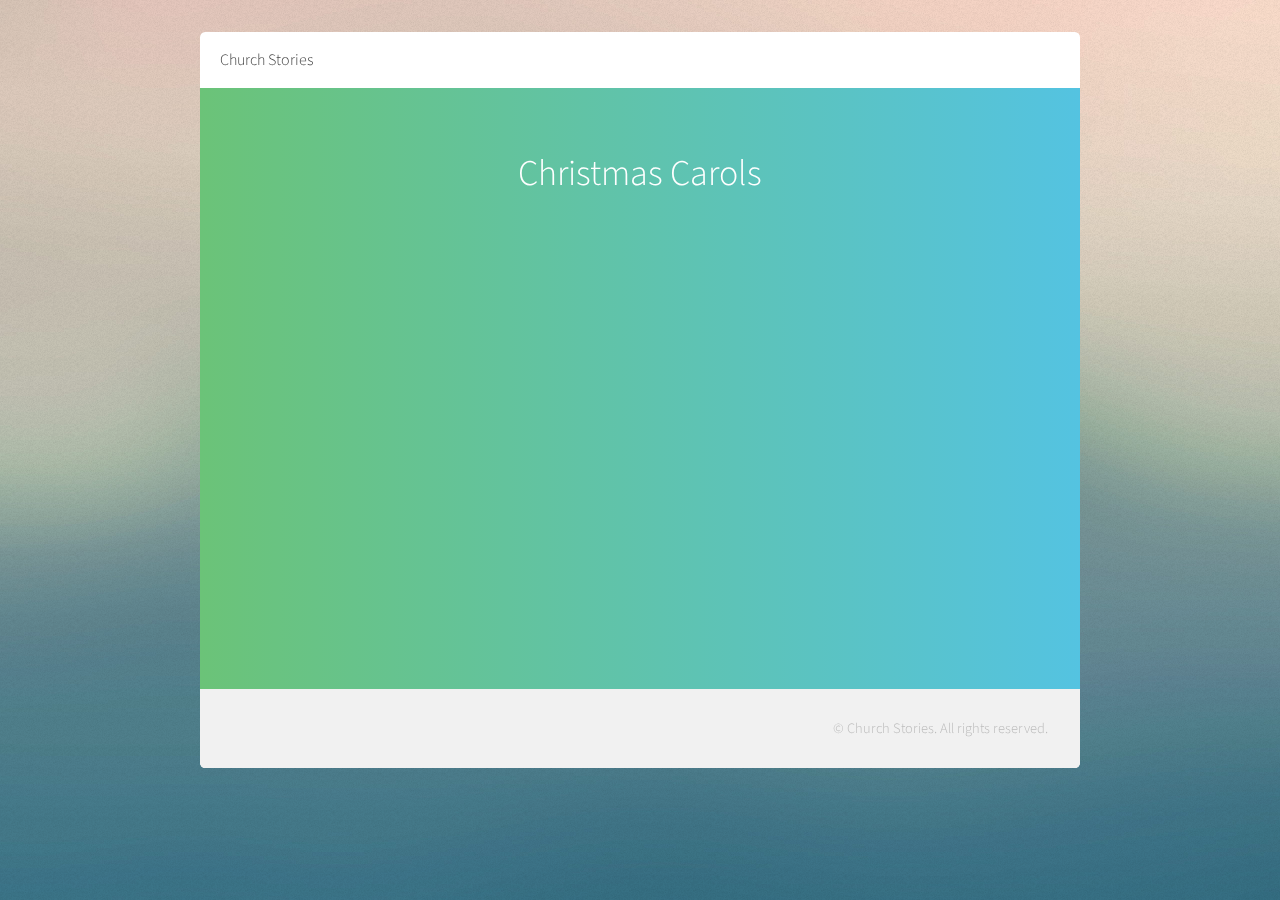
<file: qr5.html>
<!DOCTYPE HTML>
<!--
	Transit by Pixelarity
	pixelarity.com | hello@pixelarity.com
	License: pixelarity.com/license
-->
<html>
	<head>
		<title>Church Stories - Care of the Earth</title>
		<meta charset="utf-8" />
		<meta name="viewport" content="width=device-width, initial-scale=1, user-scalable=no" />
		<link rel="stylesheet" href="assets/css/main.css" />

		<link rel="apple-touch-icon" sizes="180x180" href="/apple-touch-icon.png">
        <link rel="icon" type="image/png" sizes="32x32" href="/favicon-32x32.png">
        <link rel="icon" type="image/png" sizes="16x16" href="/favicon-16x16.png">
        <link rel="manifest" href="/site.webmanifest">
	</head>
	<body class="is-preload">

		<!-- Wrapper -->
			<div id="wrapper">

				<!-- Header -->
					<header id="header">
                        <a href="" class="logo"><strong>Church Stories</strong></a>
						<!--<nav>
							<a href="#menu">Menu</a>
						</nav>-->
					</header>

				<!-- Nav -->
					<nav id="menu">
						<ul class="links">
							<li><a href="index.html">Home</a></li>
						</ul>
					</nav>

				<!-- Section -->
					<section class="main" style="padding-bottom: 0px; max-width: 100%; overflow: hidden;">
						<header class="invert accent2" style="margin-bottom: 0; padding-bottom: 30px;
                                                              min-height: 65vh;">
							<h1 style="margin-bottom: 5px;">Christmas Carols</h1>
                            
							<iframe width="100%" height="450" scrolling="no" frameborder="no" allow="autoplay" src="https://w.soundcloud.com/player/?url=https%3A//api.soundcloud.com/playlists/1724715963&color=%2362b124&auto_play=true&hide_related=false&show_comments=false&show_user=false&show_reposts=false&show_teaser=false"></iframe>
						</header>
					</section>

				<!-- Footer -->
					<footer id="footer">
						<p class="copyright">&copy; Church Stories. All rights reserved.</p>
						<!--<ul class="icons">
							<li><a href="#" class="icon brands fa-twitter"><span class="label">Twitter</span></a></li>
							<li><a href="#" class="icon brands fa-facebook"><span class="label">Facebook</span></a></li>
							<li><a href="#" class="icon brands fa-instagram"><span class="label">Instagram</span></a></li>
							<li><a href="#" class="icon brands fa-linkedin"><span class="label">LinkedIn</span></a></li>
							<li><a href="#" class="icon brands fa-github"><span class="label">GitHub</span></a></li>
						</ul>-->
					</footer>

			</div>

		<!-- Scripts -->
			<script src="assets/js/jquery.min.js"></script>
			<script src="assets/js/jquery.scrolly.min.js"></script>
			<script src="assets/js/browser.min.js"></script>
			<script src="assets/js/breakpoints.min.js"></script>
			<script src="assets/js/util.js"></script>
			<script src="assets/js/main.js"></script>

	</body>
</html>
</file>
<file: assets/css/main.css>
@import url(fontawesome-all.min.css);
@import url("https://fonts.googleapis.com/css?family=Source+Sans+Pro:300,400,300i,400i");

/*
	Transit by Pixelarity
	pixelarity.com | hello@pixelarity.com
	License: pixelarity.com/license
*/

html, body, div, span, applet, object,
iframe, h1, h2, h3, h4, h5, h6, p, blockquote,
pre, a, abbr, acronym, address, big, cite,
code, del, dfn, em, img, ins, kbd, q, s, samp,
small, strike, strong, sub, sup, tt, var, b,
u, i, center, dl, dt, dd, ol, ul, li, fieldset,
form, label, legend, table, caption, tbody,
tfoot, thead, tr, th, td, article, aside,
canvas, details, embed, figure, figcaption,
footer, header, hgroup, menu, nav, output, ruby,
section, summary, time, mark, audio, video {
	margin: 0;
	padding: 0;
	border: 0;
	font-size: 100%;
	font: inherit;
	vertical-align: baseline;}

article, aside, details, figcaption, figure,
footer, header, hgroup, menu, nav, section {
	display: block;}

body {
	line-height: 1;
}

ol, ul {
	list-style: none;
}

blockquote, q {
	quotes: none;
}

	blockquote:before, blockquote:after, q:before, q:after {
		content: '';
		content: none;
	}

table {
	border-collapse: collapse;
	border-spacing: 0;
}

body {
	-webkit-text-size-adjust: none;
}

mark {
	background-color: transparent;
	color: inherit;
}

input::-moz-focus-inner {
	border: 0;
	padding: 0;
}

input, select, textarea {
	-moz-appearance: none;
	-webkit-appearance: none;
	-ms-appearance: none;
	appearance: none;
}

/* Basic */

	@-ms-viewport {
		width: device-width;
	}

	body {
		-ms-overflow-style: scrollbar;
	}

	@media screen and (max-width: 480px) {

		html, body {
			min-width: 320px;
		}

	}

	html {
		box-sizing: border-box;
	}

	*, *:before, *:after {
		box-sizing: inherit;
	}

	body {
		background-color: #476777;
		background-attachment: scroll,									fixed;
		background-image: url("../../images/overlay.png"), url("../../images/bg.jpg");
		background-position: top left,								top center;
		background-repeat: repeat,									no-repeat;
		background-size: 256px,									cover;
	}

		body.is-preload *, body.is-preload *:before, body.is-preload *:after {
			-moz-animation: none !important;
			-webkit-animation: none !important;
			-ms-animation: none !important;
			animation: none !important;
			-moz-transition: none !important;
			-webkit-transition: none !important;
			-ms-transition: none !important;
			transition: none !important;
		}

		body.is-ie {
			background-attachment: fixed;
		}

/* Type */

	html {
		font-size: 18pt;
	}

		@media screen and (max-width: 1680px) {

			html {
				font-size: 14pt;
			}

		}

		@media screen and (max-width: 1280px) {

			html {
				font-size: 12pt;
			}

		}

		@media screen and (max-width: 736px) {

			html {
				font-size: 11pt;
			}

		}

		@media screen and (max-width: 360px) {

			html {
				font-size: 10.5pt;
			}

		}

	body {
		background-color: #ffffff;
		color: #656565;
	}

	body, button, input, select, textarea {
		font-family: "Source Sans Pro", Helvetica, sans-serif;
		font-weight: 300;
		font-size: 1rem;
		line-height: 1.65;
	}

	a {
		text-decoration: none;
		border-bottom: dotted 1px;
		-moz-transition: color 0.2s ease-in-out, border-color 0.2s ease-in-out;
		-webkit-transition: color 0.2s ease-in-out, border-color 0.2s ease-in-out;
		-ms-transition: color 0.2s ease-in-out, border-color 0.2s ease-in-out;
		transition: color 0.2s ease-in-out, border-color 0.2s ease-in-out;
	}

		a strong {
			-moz-transition: color 0.2s ease-in-out, border-color 0.2s ease-in-out;
			-webkit-transition: color 0.2s ease-in-out, border-color 0.2s ease-in-out;
			-ms-transition: color 0.2s ease-in-out, border-color 0.2s ease-in-out;
			transition: color 0.2s ease-in-out, border-color 0.2s ease-in-out;
		}

		a:hover {
			border-bottom-color: transparent;
		}

			a:hover strong {
				color: inherit;
			}

	strong, b {
		font-weight: 400;
	}

	em, i {
		font-style: italic;
	}

	p {
		margin: 0 0 2rem 0;
	}

	h1, h2, h3, h4, h5, h6 {
		font-weight: 400;
		line-height: 1.3;
		margin: 0 0 1rem 0;
	}

		h1 a, h2 a, h3 a, h4 a, h5 a, h6 a {
			color: inherit;
			text-decoration: none;
		}

	h1 {
		font-size: 2.25rem;
		font-weight: 300;
		line-height: 1.2;
	}

	h2 {
		font-size: 1.75rem;
		font-weight: 300;
	}

	h3 {
		font-size: 1.35rem;
		font-weight: 300;
	}

	h4 {
		font-size: 1.1rem;
	}

	h5 {
		font-size: 0.9rem;
	}

	h6 {
		font-size: 0.7rem;
	}

	@media screen and (max-width: 736px) {

		h1 {
			font-size: 2rem;
			line-height: 1.3;
		}

		h2 {
			font-size: 1.5rem;
		}

		h3 {
			font-size: 1.25rem;
		}

	}

	sub {
		font-size: 0.8rem;
		position: relative;
		top: 0.5rem;
	}

	sup {
		font-size: 0.8rem;
		position: relative;
		top: -0.5rem;
	}

	blockquote {
		border-left: solid 4px;
		font-style: italic;
		margin: 0 0 2rem 0;
		padding: 0.5rem 0 0.5rem 2rem;
	}

	code {
		border-radius: 0.325rem;
		border: solid 1px;
		font-family: "Courier New", monospace;
		font-size: 0.8rem;
		margin: 0 0.25rem;
		padding: 0.25rem 0.65rem;
	}

	pre {
		-webkit-overflow-scrolling: touch;
		font-family: "Courier New", monospace;
		font-size: 0.9rem;
		margin: 0 0 2rem 0;
	}

		pre code {
			display: block;
			line-height: 1.75;
			padding: 1rem 1.5rem;
			overflow-x: auto;
		}

	hr {
		border: 0;
		border-bottom: solid 1px;
		margin: 2rem 0;
	}

		hr.major {
			margin: 3rem 0;
		}

	.align-left {
		text-align: left;
	}

	.align-center {
		text-align: center;
	}

	.align-right {
		text-align: right;
	}

	button, input, select, textarea {
		color: #454545;
	}

	a {
		color: inherit;
	}

		a:hover {
			color: #54c3e1 !important;
		}

	strong, b {
		color: #454545;
	}

	h1, h2, h3, h4, h5, h6 {
		color: #54c3e1;
	}

	blockquote {
		border-left-color: #d5d5d5;
	}

	code {
		background: rgba(213, 213, 213, 0.075);
		border-color: #d5d5d5;
	}

	hr {
		border-bottom-color: #d5d5d5;
	}

/* Row */

	.row {
		display: flex;
		flex-wrap: wrap;
		box-sizing: border-box;
		align-items: stretch;
	}

		.row > * {
			box-sizing: border-box;
		}

		.row.gtr-uniform > * > :last-child {
			margin-bottom: 0;
		}

		.row.aln-left {
			justify-content: flex-start;
		}

		.row.aln-center {
			justify-content: center;
		}

		.row.aln-right {
			justify-content: flex-end;
		}

		.row.aln-top {
			align-items: flex-start;
		}

		.row.aln-middle {
			align-items: center;
		}

		.row.aln-bottom {
			align-items: flex-end;
		}

		.row > .imp {
			order: -1;
		}

		.row > .col-1 {
			width: 8.33333%;
		}

		.row > .off-1 {
			margin-left: 8.33333%;
		}

		.row > .col-2 {
			width: 16.66667%;
		}

		.row > .off-2 {
			margin-left: 16.66667%;
		}

		.row > .col-3 {
			width: 25%;
		}

		.row > .off-3 {
			margin-left: 25%;
		}

		.row > .col-4 {
			width: 33.33333%;
		}

		.row > .off-4 {
			margin-left: 33.33333%;
		}

		.row > .col-5 {
			width: 41.66667%;
		}

		.row > .off-5 {
			margin-left: 41.66667%;
		}

		.row > .col-6 {
			width: 50%;
		}

		.row > .off-6 {
			margin-left: 50%;
		}

		.row > .col-7 {
			width: 58.33333%;
		}

		.row > .off-7 {
			margin-left: 58.33333%;
		}

		.row > .col-8 {
			width: 66.66667%;
		}

		.row > .off-8 {
			margin-left: 66.66667%;
		}

		.row > .col-9 {
			width: 75%;
		}

		.row > .off-9 {
			margin-left: 75%;
		}

		.row > .col-10 {
			width: 83.33333%;
		}

		.row > .off-10 {
			margin-left: 83.33333%;
		}

		.row > .col-11 {
			width: 91.66667%;
		}

		.row > .off-11 {
			margin-left: 91.66667%;
		}

		.row > .col-12 {
			width: 100%;
		}

		.row > .off-12 {
			margin-left: 100%;
		}

		.row.gtr-0 {
			margin-top: 0;
			margin-left: 0rem;
		}

			.row.gtr-0 > * {
				padding: 0 0 0 0rem;
			}

			.row.gtr-0.gtr-uniform {
				margin-top: 0rem;
			}

				.row.gtr-0.gtr-uniform > * {
					padding-top: 0rem;
				}

		.row.gtr-25 {
			margin-top: 0;
			margin-left: -0.375rem;
		}

			.row.gtr-25 > * {
				padding: 0 0 0 0.375rem;
			}

			.row.gtr-25.gtr-uniform {
				margin-top: -0.375rem;
			}

				.row.gtr-25.gtr-uniform > * {
					padding-top: 0.375rem;
				}

		.row.gtr-50 {
			margin-top: 0;
			margin-left: -0.75rem;
		}

			.row.gtr-50 > * {
				padding: 0 0 0 0.75rem;
			}

			.row.gtr-50.gtr-uniform {
				margin-top: -0.75rem;
			}

				.row.gtr-50.gtr-uniform > * {
					padding-top: 0.75rem;
				}

		.row {
			margin-top: 0;
			margin-left: -1.5rem;
		}

			.row > * {
				padding: 0 0 0 1.5rem;
			}

			.row.gtr-uniform {
				margin-top: -1.5rem;
			}

				.row.gtr-uniform > * {
					padding-top: 1.5rem;
				}

		.row.gtr-150 {
			margin-top: 0;
			margin-left: -2.25rem;
		}

			.row.gtr-150 > * {
				padding: 0 0 0 2.25rem;
			}

			.row.gtr-150.gtr-uniform {
				margin-top: -2.25rem;
			}

				.row.gtr-150.gtr-uniform > * {
					padding-top: 2.25rem;
				}

		.row.gtr-200 {
			margin-top: 0;
			margin-left: -3rem;
		}

			.row.gtr-200 > * {
				padding: 0 0 0 3rem;
			}

			.row.gtr-200.gtr-uniform {
				margin-top: -3rem;
			}

				.row.gtr-200.gtr-uniform > * {
					padding-top: 3rem;
				}

		@media screen and (max-width: 1680px) {

			.row {
				display: flex;
				flex-wrap: wrap;
				box-sizing: border-box;
				align-items: stretch;
			}

				.row > * {
					box-sizing: border-box;
				}

				.row.gtr-uniform > * > :last-child {
					margin-bottom: 0;
				}

				.row.aln-left {
					justify-content: flex-start;
				}

				.row.aln-center {
					justify-content: center;
				}

				.row.aln-right {
					justify-content: flex-end;
				}

				.row.aln-top {
					align-items: flex-start;
				}

				.row.aln-middle {
					align-items: center;
				}

				.row.aln-bottom {
					align-items: flex-end;
				}

				.row > .imp-xlarge {
					order: -1;
				}

				.row > .col-1-xlarge {
					width: 8.33333%;
				}

				.row > .off-1-xlarge {
					margin-left: 8.33333%;
				}

				.row > .col-2-xlarge {
					width: 16.66667%;
				}

				.row > .off-2-xlarge {
					margin-left: 16.66667%;
				}

				.row > .col-3-xlarge {
					width: 25%;
				}

				.row > .off-3-xlarge {
					margin-left: 25%;
				}

				.row > .col-4-xlarge {
					width: 33.33333%;
				}

				.row > .off-4-xlarge {
					margin-left: 33.33333%;
				}

				.row > .col-5-xlarge {
					width: 41.66667%;
				}

				.row > .off-5-xlarge {
					margin-left: 41.66667%;
				}

				.row > .col-6-xlarge {
					width: 50%;
				}

				.row > .off-6-xlarge {
					margin-left: 50%;
				}

				.row > .col-7-xlarge {
					width: 58.33333%;
				}

				.row > .off-7-xlarge {
					margin-left: 58.33333%;
				}

				.row > .col-8-xlarge {
					width: 66.66667%;
				}

				.row > .off-8-xlarge {
					margin-left: 66.66667%;
				}

				.row > .col-9-xlarge {
					width: 75%;
				}

				.row > .off-9-xlarge {
					margin-left: 75%;
				}

				.row > .col-10-xlarge {
					width: 83.33333%;
				}

				.row > .off-10-xlarge {
					margin-left: 83.33333%;
				}

				.row > .col-11-xlarge {
					width: 91.66667%;
				}

				.row > .off-11-xlarge {
					margin-left: 91.66667%;
				}

				.row > .col-12-xlarge {
					width: 100%;
				}

				.row > .off-12-xlarge {
					margin-left: 100%;
				}

				.row.gtr-0 {
					margin-top: 0;
					margin-left: 0rem;
				}

					.row.gtr-0 > * {
						padding: 0 0 0 0rem;
					}

					.row.gtr-0.gtr-uniform {
						margin-top: 0rem;
					}

						.row.gtr-0.gtr-uniform > * {
							padding-top: 0rem;
						}

				.row.gtr-25 {
					margin-top: 0;
					margin-left: -0.375rem;
				}

					.row.gtr-25 > * {
						padding: 0 0 0 0.375rem;
					}

					.row.gtr-25.gtr-uniform {
						margin-top: -0.375rem;
					}

						.row.gtr-25.gtr-uniform > * {
							padding-top: 0.375rem;
						}

				.row.gtr-50 {
					margin-top: 0;
					margin-left: -0.75rem;
				}

					.row.gtr-50 > * {
						padding: 0 0 0 0.75rem;
					}

					.row.gtr-50.gtr-uniform {
						margin-top: -0.75rem;
					}

						.row.gtr-50.gtr-uniform > * {
							padding-top: 0.75rem;
						}

				.row {
					margin-top: 0;
					margin-left: -1.5rem;
				}

					.row > * {
						padding: 0 0 0 1.5rem;
					}

					.row.gtr-uniform {
						margin-top: -1.5rem;
					}

						.row.gtr-uniform > * {
							padding-top: 1.5rem;
						}

				.row.gtr-150 {
					margin-top: 0;
					margin-left: -2.25rem;
				}

					.row.gtr-150 > * {
						padding: 0 0 0 2.25rem;
					}

					.row.gtr-150.gtr-uniform {
						margin-top: -2.25rem;
					}

						.row.gtr-150.gtr-uniform > * {
							padding-top: 2.25rem;
						}

				.row.gtr-200 {
					margin-top: 0;
					margin-left: -3rem;
				}

					.row.gtr-200 > * {
						padding: 0 0 0 3rem;
					}

					.row.gtr-200.gtr-uniform {
						margin-top: -3rem;
					}

						.row.gtr-200.gtr-uniform > * {
							padding-top: 3rem;
						}

		}

		@media screen and (max-width: 1280px) {

			.row {
				display: flex;
				flex-wrap: wrap;
				box-sizing: border-box;
				align-items: stretch;
			}

				.row > * {
					box-sizing: border-box;
				}

				.row.gtr-uniform > * > :last-child {
					margin-bottom: 0;
				}

				.row.aln-left {
					justify-content: flex-start;
				}

				.row.aln-center {
					justify-content: center;
				}

				.row.aln-right {
					justify-content: flex-end;
				}

				.row.aln-top {
					align-items: flex-start;
				}

				.row.aln-middle {
					align-items: center;
				}

				.row.aln-bottom {
					align-items: flex-end;
				}

				.row > .imp-large {
					order: -1;
				}

				.row > .col-1-large {
					width: 8.33333%;
				}

				.row > .off-1-large {
					margin-left: 8.33333%;
				}

				.row > .col-2-large {
					width: 16.66667%;
				}

				.row > .off-2-large {
					margin-left: 16.66667%;
				}

				.row > .col-3-large {
					width: 25%;
				}

				.row > .off-3-large {
					margin-left: 25%;
				}

				.row > .col-4-large {
					width: 33.33333%;
				}

				.row > .off-4-large {
					margin-left: 33.33333%;
				}

				.row > .col-5-large {
					width: 41.66667%;
				}

				.row > .off-5-large {
					margin-left: 41.66667%;
				}

				.row > .col-6-large {
					width: 50%;
				}

				.row > .off-6-large {
					margin-left: 50%;
				}

				.row > .col-7-large {
					width: 58.33333%;
				}

				.row > .off-7-large {
					margin-left: 58.33333%;
				}

				.row > .col-8-large {
					width: 66.66667%;
				}

				.row > .off-8-large {
					margin-left: 66.66667%;
				}

				.row > .col-9-large {
					width: 75%;
				}

				.row > .off-9-large {
					margin-left: 75%;
				}

				.row > .col-10-large {
					width: 83.33333%;
				}

				.row > .off-10-large {
					margin-left: 83.33333%;
				}

				.row > .col-11-large {
					width: 91.66667%;
				}

				.row > .off-11-large {
					margin-left: 91.66667%;
				}

				.row > .col-12-large {
					width: 100%;
				}

				.row > .off-12-large {
					margin-left: 100%;
				}

				.row.gtr-0 {
					margin-top: 0;
					margin-left: 0rem;
				}

					.row.gtr-0 > * {
						padding: 0 0 0 0rem;
					}

					.row.gtr-0.gtr-uniform {
						margin-top: 0rem;
					}

						.row.gtr-0.gtr-uniform > * {
							padding-top: 0rem;
						}

				.row.gtr-25 {
					margin-top: 0;
					margin-left: -0.375rem;
				}

					.row.gtr-25 > * {
						padding: 0 0 0 0.375rem;
					}

					.row.gtr-25.gtr-uniform {
						margin-top: -0.375rem;
					}

						.row.gtr-25.gtr-uniform > * {
							padding-top: 0.375rem;
						}

				.row.gtr-50 {
					margin-top: 0;
					margin-left: -0.75rem;
				}

					.row.gtr-50 > * {
						padding: 0 0 0 0.75rem;
					}

					.row.gtr-50.gtr-uniform {
						margin-top: -0.75rem;
					}

						.row.gtr-50.gtr-uniform > * {
							padding-top: 0.75rem;
						}

				.row {
					margin-top: 0;
					margin-left: -1.5rem;
				}

					.row > * {
						padding: 0 0 0 1.5rem;
					}

					.row.gtr-uniform {
						margin-top: -1.5rem;
					}

						.row.gtr-uniform > * {
							padding-top: 1.5rem;
						}

				.row.gtr-150 {
					margin-top: 0;
					margin-left: -2.25rem;
				}

					.row.gtr-150 > * {
						padding: 0 0 0 2.25rem;
					}

					.row.gtr-150.gtr-uniform {
						margin-top: -2.25rem;
					}

						.row.gtr-150.gtr-uniform > * {
							padding-top: 2.25rem;
						}

				.row.gtr-200 {
					margin-top: 0;
					margin-left: -3rem;
				}

					.row.gtr-200 > * {
						padding: 0 0 0 3rem;
					}

					.row.gtr-200.gtr-uniform {
						margin-top: -3rem;
					}

						.row.gtr-200.gtr-uniform > * {
							padding-top: 3rem;
						}

		}

		@media screen and (max-width: 980px) {

			.row {
				display: flex;
				flex-wrap: wrap;
				box-sizing: border-box;
				align-items: stretch;
			}

				.row > * {
					box-sizing: border-box;
				}

				.row.gtr-uniform > * > :last-child {
					margin-bottom: 0;
				}

				.row.aln-left {
					justify-content: flex-start;
				}

				.row.aln-center {
					justify-content: center;
				}

				.row.aln-right {
					justify-content: flex-end;
				}

				.row.aln-top {
					align-items: flex-start;
				}

				.row.aln-middle {
					align-items: center;
				}

				.row.aln-bottom {
					align-items: flex-end;
				}

				.row > .imp-medium {
					order: -1;
				}

				.row > .col-1-medium {
					width: 8.33333%;
				}

				.row > .off-1-medium {
					margin-left: 8.33333%;
				}

				.row > .col-2-medium {
					width: 16.66667%;
				}

				.row > .off-2-medium {
					margin-left: 16.66667%;
				}

				.row > .col-3-medium {
					width: 25%;
				}

				.row > .off-3-medium {
					margin-left: 25%;
				}

				.row > .col-4-medium {
					width: 33.33333%;
				}

				.row > .off-4-medium {
					margin-left: 33.33333%;
				}

				.row > .col-5-medium {
					width: 41.66667%;
				}

				.row > .off-5-medium {
					margin-left: 41.66667%;
				}

				.row > .col-6-medium {
					width: 50%;
				}

				.row > .off-6-medium {
					margin-left: 50%;
				}

				.row > .col-7-medium {
					width: 58.33333%;
				}

				.row > .off-7-medium {
					margin-left: 58.33333%;
				}

				.row > .col-8-medium {
					width: 66.66667%;
				}

				.row > .off-8-medium {
					margin-left: 66.66667%;
				}

				.row > .col-9-medium {
					width: 75%;
				}

				.row > .off-9-medium {
					margin-left: 75%;
				}

				.row > .col-10-medium {
					width: 83.33333%;
				}

				.row > .off-10-medium {
					margin-left: 83.33333%;
				}

				.row > .col-11-medium {
					width: 91.66667%;
				}

				.row > .off-11-medium {
					margin-left: 91.66667%;
				}

				.row > .col-12-medium {
					width: 100%;
				}

				.row > .off-12-medium {
					margin-left: 100%;
				}

				.row.gtr-0 {
					margin-top: 0;
					margin-left: 0rem;
				}

					.row.gtr-0 > * {
						padding: 0 0 0 0rem;
					}

					.row.gtr-0.gtr-uniform {
						margin-top: 0rem;
					}

						.row.gtr-0.gtr-uniform > * {
							padding-top: 0rem;
						}

				.row.gtr-25 {
					margin-top: 0;
					margin-left: -0.375rem;
				}

					.row.gtr-25 > * {
						padding: 0 0 0 0.375rem;
					}

					.row.gtr-25.gtr-uniform {
						margin-top: -0.375rem;
					}

						.row.gtr-25.gtr-uniform > * {
							padding-top: 0.375rem;
						}

				.row.gtr-50 {
					margin-top: 0;
					margin-left: -0.75rem;
				}

					.row.gtr-50 > * {
						padding: 0 0 0 0.75rem;
					}

					.row.gtr-50.gtr-uniform {
						margin-top: -0.75rem;
					}

						.row.gtr-50.gtr-uniform > * {
							padding-top: 0.75rem;
						}

				.row {
					margin-top: 0;
					margin-left: -1.5rem;
				}

					.row > * {
						padding: 0 0 0 1.5rem;
					}

					.row.gtr-uniform {
						margin-top: -1.5rem;
					}

						.row.gtr-uniform > * {
							padding-top: 1.5rem;
						}

				.row.gtr-150 {
					margin-top: 0;
					margin-left: -2.25rem;
				}

					.row.gtr-150 > * {
						padding: 0 0 0 2.25rem;
					}

					.row.gtr-150.gtr-uniform {
						margin-top: -2.25rem;
					}

						.row.gtr-150.gtr-uniform > * {
							padding-top: 2.25rem;
						}

				.row.gtr-200 {
					margin-top: 0;
					margin-left: -3rem;
				}

					.row.gtr-200 > * {
						padding: 0 0 0 3rem;
					}

					.row.gtr-200.gtr-uniform {
						margin-top: -3rem;
					}

						.row.gtr-200.gtr-uniform > * {
							padding-top: 3rem;
						}

		}

		@media screen and (max-width: 736px) {

			.row {
				display: flex;
				flex-wrap: wrap;
				box-sizing: border-box;
				align-items: stretch;
			}

				.row > * {
					box-sizing: border-box;
				}

				.row.gtr-uniform > * > :last-child {
					margin-bottom: 0;
				}

				.row.aln-left {
					justify-content: flex-start;
				}

				.row.aln-center {
					justify-content: center;
				}

				.row.aln-right {
					justify-content: flex-end;
				}

				.row.aln-top {
					align-items: flex-start;
				}

				.row.aln-middle {
					align-items: center;
				}

				.row.aln-bottom {
					align-items: flex-end;
				}

				.row > .imp-small {
					order: -1;
				}

				.row > .col-1-small {
					width: 8.33333%;
				}

				.row > .off-1-small {
					margin-left: 8.33333%;
				}

				.row > .col-2-small {
					width: 16.66667%;
				}

				.row > .off-2-small {
					margin-left: 16.66667%;
				}

				.row > .col-3-small {
					width: 25%;
				}

				.row > .off-3-small {
					margin-left: 25%;
				}

				.row > .col-4-small {
					width: 33.33333%;
				}

				.row > .off-4-small {
					margin-left: 33.33333%;
				}

				.row > .col-5-small {
					width: 41.66667%;
				}

				.row > .off-5-small {
					margin-left: 41.66667%;
				}

				.row > .col-6-small {
					width: 50%;
				}

				.row > .off-6-small {
					margin-left: 50%;
				}

				.row > .col-7-small {
					width: 58.33333%;
				}

				.row > .off-7-small {
					margin-left: 58.33333%;
				}

				.row > .col-8-small {
					width: 66.66667%;
				}

				.row > .off-8-small {
					margin-left: 66.66667%;
				}

				.row > .col-9-small {
					width: 75%;
				}

				.row > .off-9-small {
					margin-left: 75%;
				}

				.row > .col-10-small {
					width: 83.33333%;
				}

				.row > .off-10-small {
					margin-left: 83.33333%;
				}

				.row > .col-11-small {
					width: 91.66667%;
				}

				.row > .off-11-small {
					margin-left: 91.66667%;
				}

				.row > .col-12-small {
					width: 100%;
				}

				.row > .off-12-small {
					margin-left: 100%;
				}

				.row.gtr-0 {
					margin-top: 0;
					margin-left: 0rem;
				}

					.row.gtr-0 > * {
						padding: 0 0 0 0rem;
					}

					.row.gtr-0.gtr-uniform {
						margin-top: 0rem;
					}

						.row.gtr-0.gtr-uniform > * {
							padding-top: 0rem;
						}

				.row.gtr-25 {
					margin-top: 0;
					margin-left: -0.375rem;
				}

					.row.gtr-25 > * {
						padding: 0 0 0 0.375rem;
					}

					.row.gtr-25.gtr-uniform {
						margin-top: -0.375rem;
					}

						.row.gtr-25.gtr-uniform > * {
							padding-top: 0.375rem;
						}

				.row.gtr-50 {
					margin-top: 0;
					margin-left: -0.75rem;
				}

					.row.gtr-50 > * {
						padding: 0 0 0 0.75rem;
					}

					.row.gtr-50.gtr-uniform {
						margin-top: -0.75rem;
					}

						.row.gtr-50.gtr-uniform > * {
							padding-top: 0.75rem;
						}

				.row {
					margin-top: 0;
					margin-left: -1.5rem;
				}

					.row > * {
						padding: 0 0 0 1.5rem;
					}

					.row.gtr-uniform {
						margin-top: -1.5rem;
					}

						.row.gtr-uniform > * {
							padding-top: 1.5rem;
						}

				.row.gtr-150 {
					margin-top: 0;
					margin-left: -2.25rem;
				}

					.row.gtr-150 > * {
						padding: 0 0 0 2.25rem;
					}

					.row.gtr-150.gtr-uniform {
						margin-top: -2.25rem;
					}

						.row.gtr-150.gtr-uniform > * {
							padding-top: 2.25rem;
						}

				.row.gtr-200 {
					margin-top: 0;
					margin-left: -3rem;
				}

					.row.gtr-200 > * {
						padding: 0 0 0 3rem;
					}

					.row.gtr-200.gtr-uniform {
						margin-top: -3rem;
					}

						.row.gtr-200.gtr-uniform > * {
							padding-top: 3rem;
						}

		}

		@media screen and (max-width: 480px) {

			.row {
				display: flex;
				flex-wrap: wrap;
				box-sizing: border-box;
				align-items: stretch;
			}

				.row > * {
					box-sizing: border-box;
				}

				.row.gtr-uniform > * > :last-child {
					margin-bottom: 0;
				}

				.row.aln-left {
					justify-content: flex-start;
				}

				.row.aln-center {
					justify-content: center;
				}

				.row.aln-right {
					justify-content: flex-end;
				}

				.row.aln-top {
					align-items: flex-start;
				}

				.row.aln-middle {
					align-items: center;
				}

				.row.aln-bottom {
					align-items: flex-end;
				}

				.row > .imp-xsmall {
					order: -1;
				}

				.row > .col-1-xsmall {
					width: 8.33333%;
				}

				.row > .off-1-xsmall {
					margin-left: 8.33333%;
				}

				.row > .col-2-xsmall {
					width: 16.66667%;
				}

				.row > .off-2-xsmall {
					margin-left: 16.66667%;
				}

				.row > .col-3-xsmall {
					width: 25%;
				}

				.row > .off-3-xsmall {
					margin-left: 25%;
				}

				.row > .col-4-xsmall {
					width: 33.33333%;
				}

				.row > .off-4-xsmall {
					margin-left: 33.33333%;
				}

				.row > .col-5-xsmall {
					width: 41.66667%;
				}

				.row > .off-5-xsmall {
					margin-left: 41.66667%;
				}

				.row > .col-6-xsmall {
					width: 50%;
				}

				.row > .off-6-xsmall {
					margin-left: 50%;
				}

				.row > .col-7-xsmall {
					width: 58.33333%;
				}

				.row > .off-7-xsmall {
					margin-left: 58.33333%;
				}

				.row > .col-8-xsmall {
					width: 66.66667%;
				}

				.row > .off-8-xsmall {
					margin-left: 66.66667%;
				}

				.row > .col-9-xsmall {
					width: 75%;
				}

				.row > .off-9-xsmall {
					margin-left: 75%;
				}

				.row > .col-10-xsmall {
					width: 83.33333%;
				}

				.row > .off-10-xsmall {
					margin-left: 83.33333%;
				}

				.row > .col-11-xsmall {
					width: 91.66667%;
				}

				.row > .off-11-xsmall {
					margin-left: 91.66667%;
				}

				.row > .col-12-xsmall {
					width: 100%;
				}

				.row > .off-12-xsmall {
					margin-left: 100%;
				}

				.row.gtr-0 {
					margin-top: 0;
					margin-left: 0rem;
				}

					.row.gtr-0 > * {
						padding: 0 0 0 0rem;
					}

					.row.gtr-0.gtr-uniform {
						margin-top: 0rem;
					}

						.row.gtr-0.gtr-uniform > * {
							padding-top: 0rem;
						}

				.row.gtr-25 {
					margin-top: 0;
					margin-left: -0.375rem;
				}

					.row.gtr-25 > * {
						padding: 0 0 0 0.375rem;
					}

					.row.gtr-25.gtr-uniform {
						margin-top: -0.375rem;
					}

						.row.gtr-25.gtr-uniform > * {
							padding-top: 0.375rem;
						}

				.row.gtr-50 {
					margin-top: 0;
					margin-left: -0.75rem;
				}

					.row.gtr-50 > * {
						padding: 0 0 0 0.75rem;
					}

					.row.gtr-50.gtr-uniform {
						margin-top: -0.75rem;
					}

						.row.gtr-50.gtr-uniform > * {
							padding-top: 0.75rem;
						}

				.row {
					margin-top: 0;
					margin-left: -1.5rem;
				}

					.row > * {
						padding: 0 0 0 1.5rem;
					}

					.row.gtr-uniform {
						margin-top: -1.5rem;
					}

						.row.gtr-uniform > * {
							padding-top: 1.5rem;
						}

				.row.gtr-150 {
					margin-top: 0;
					margin-left: -2.25rem;
				}

					.row.gtr-150 > * {
						padding: 0 0 0 2.25rem;
					}

					.row.gtr-150.gtr-uniform {
						margin-top: -2.25rem;
					}

						.row.gtr-150.gtr-uniform > * {
							padding-top: 2.25rem;
						}

				.row.gtr-200 {
					margin-top: 0;
					margin-left: -3rem;
				}

					.row.gtr-200 > * {
						padding: 0 0 0 3rem;
					}

					.row.gtr-200.gtr-uniform {
						margin-top: -3rem;
					}

						.row.gtr-200.gtr-uniform > * {
							padding-top: 3rem;
						}

		}

/* Box */

	.box {
		border-radius: 0.325rem;
		border: solid 1px;
		margin-bottom: 2rem;
		padding: 1.5rem;
	}

		.box > :last-child,
		.box > :last-child > :last-child,
		.box > :last-child > :last-child > :last-child {
			margin-bottom: 0;
		}

		.box.alt {
			border: 0;
			border-radius: 0;
			padding: 0;
		}

	.box {
		border-color: #d5d5d5;
	}

/* Button */

	input[type="submit"],
	input[type="reset"],
	input[type="button"],
	button,
	.button {
		-moz-appearance: none;
		-webkit-appearance: none;
		-ms-appearance: none;
		appearance: none;
		-moz-transition: background-color 0.2s ease-in-out, box-shadow 0.2s ease-in-out, color 0.2s ease-in-out;
		-webkit-transition: background-color 0.2s ease-in-out, box-shadow 0.2s ease-in-out, color 0.2s ease-in-out;
		-ms-transition: background-color 0.2s ease-in-out, box-shadow 0.2s ease-in-out, color 0.2s ease-in-out;
		transition: background-color 0.2s ease-in-out, box-shadow 0.2s ease-in-out, color 0.2s ease-in-out;
		border-radius: 0.325rem;
		border: 0;
		cursor: pointer;
		display: inline-block;
		font-weight: 400;
		height: 2.825rem;
		line-height: 2.825rem;
		padding: 0 1.5rem;
		text-align: center;
		text-decoration: none;
		white-space: nowrap;
	}

		input[type="submit"].icon:before,
		input[type="reset"].icon:before,
		input[type="button"].icon:before,
		button.icon:before,
		.button.icon:before {
			margin-right: 0.5rem;
			opacity: 0.5;
		}

		input[type="submit"].fit,
		input[type="reset"].fit,
		input[type="button"].fit,
		button.fit,
		.button.fit {
			width: 100%;
		}

		input[type="submit"].wide,
		input[type="reset"].wide,
		input[type="button"].wide,
		button.wide,
		.button.wide {
			width: 9rem;
		}

		input[type="submit"].small,
		input[type="reset"].small,
		input[type="button"].small,
		button.small,
		.button.small {
			font-size: 0.8rem;
			height: 2.11875rem;
			line-height: 2.11875rem;
			padding: 0 1.25rem;
		}

		input[type="submit"].large,
		input[type="reset"].large,
		input[type="button"].large,
		button.large,
		.button.large {
			font-size: 1.325rem;
			height: 3.53125rem;
			line-height: 3.53125rem;
			padding: 0 1.75rem;
		}

		input[type="submit"].disabled, input[type="submit"]:disabled,
		input[type="reset"].disabled,
		input[type="reset"]:disabled,
		input[type="button"].disabled,
		input[type="button"]:disabled,
		button.disabled,
		button:disabled,
		.button.disabled,
		.button:disabled {
			pointer-events: none;
			opacity: 0.25;
		}

	input[type="submit"],
	input[type="reset"],
	input[type="button"],
	button,
	.button {
		background-color: transparent;
		box-shadow: inset 0 0 0 2px #d5d5d5;
		color: #454545 !important;
	}

		input[type="submit"]:hover,
		input[type="reset"]:hover,
		input[type="button"]:hover,
		button:hover,
		.button:hover {
			box-shadow: inset 0 0 0 2px #54c3e1;
			color: #54c3e1 !important;
		}

			input[type="submit"]:hover:active,
			input[type="reset"]:hover:active,
			input[type="button"]:hover:active,
			button:hover:active,
			.button:hover:active {
				background-color: rgba(84, 195, 225, 0.075);
			}

		input[type="submit"].primary,
		input[type="reset"].primary,
		input[type="button"].primary,
		button.primary,
		.button.primary {
			box-shadow: none;
			background-color: #54c3e1;
			color: #ffffff !important;
		}

/* Form */

	form {
		margin: 0 0 2rem 0;
	}

		form.combined {
			display: -moz-flex;
			display: -webkit-flex;
			display: -ms-flex;
			display: flex;
			-moz-flex-direction: row;
			-webkit-flex-direction: row;
			-ms-flex-direction: row;
			flex-direction: row;
			margin-left: auto;
			margin-right: auto;
			max-width: 100%;
			position: relative;
			width: 28rem;
		}

			form.combined input[type="text"],
			form.combined input[type="password"],
			form.combined input[type="email"],
			form.combined select {
				-moz-flex-grow: 1;
				-webkit-flex-grow: 1;
				-ms-flex-grow: 1;
				flex-grow: 1;
				-moz-flex-shrink: 1;
				-webkit-flex-shrink: 1;
				-ms-flex-shrink: 1;
				flex-shrink: 1;
				border-top-right-radius: 0;
				border-bottom-right-radius: 0;
			}

			form.combined input[type="submit"],
			form.combined input[type="reset"],
			form.combined input[type="button"],
			form.combined button,
			form.combined .button {
				-moz-flex-grow: 0;
				-webkit-flex-grow: 0;
				-ms-flex-grow: 0;
				flex-grow: 0;
				-moz-flex-shrink: 0;
				-webkit-flex-shrink: 0;
				-ms-flex-shrink: 0;
				flex-shrink: 0;
				border-top-left-radius: 0;
				border-bottom-left-radius: 0;
				margin: 0;
			}

	label {
		display: block;
		font-size: 0.9rem;
		font-weight: 400;
		margin: 0 0 1rem 0;
	}

	input[type="text"],
	input[type="password"],
	input[type="email"],
	select,
	textarea {
		-moz-appearance: none;
		-webkit-appearance: none;
		-ms-appearance: none;
		appearance: none;
		background-color: transparent;
		border-radius: 0.325rem;
		border: none;
		border: solid 1px;
		color: inherit;
		display: block;
		outline: 0;
		padding: 0 1rem;
		text-decoration: none;
		width: 100%;
	}

		input[type="text"]:invalid,
		input[type="password"]:invalid,
		input[type="email"]:invalid,
		select:invalid,
		textarea:invalid {
			box-shadow: none;
		}

	select {
		background-size: 1.25rem;
		background-repeat: no-repeat;
		background-position: calc(100% - 1rem) center;
		height: 2.825rem;
		padding-right: 2.825rem;
		text-overflow: ellipsis;
	}

		select:focus::-ms-value {
			background-color: transparent;
		}

		select::-ms-expand {
			display: none;
		}

	input[type="text"],
	input[type="password"],
	input[type="email"],
	select {
		height: 2.825rem;
	}

	textarea {
		padding: 0.75rem 1rem;
	}

	input[type="checkbox"],
	input[type="radio"] {
		-moz-appearance: none;
		-webkit-appearance: none;
		-ms-appearance: none;
		appearance: none;
		display: block;
		float: left;
		margin-right: -2rem;
		opacity: 0;
		width: 1rem;
		z-index: -1;
	}

		input[type="checkbox"] + label,
		input[type="radio"] + label {
			text-decoration: none;
			cursor: pointer;
			display: inline-block;
			font-size: 1rem;
			font-weight: 300;
			padding-left: 2.445rem;
			padding-right: 0.75rem;
			position: relative;
		}

			input[type="checkbox"] + label:before,
			input[type="radio"] + label:before {
				-moz-osx-font-smoothing: grayscale;
				-webkit-font-smoothing: antialiased;
				display: inline-block;
				font-style: normal;
				font-variant: normal;
				text-rendering: auto;
				line-height: 1;
				text-transform: none !important;
				font-family: 'Font Awesome 6 Free';
				font-weight: 900;
			}

			input[type="checkbox"] + label:before,
			input[type="radio"] + label:before {
				border-radius: 0.325rem;
				border: solid 1px;
				content: '';
				display: inline-block;
				height: 1.695rem;
				left: 0;
				line-height: 1.62437rem;
				position: absolute;
				text-align: center;
				top: 0;
				width: 1.695rem;
				font-size: 0.8rem;
			}

		input[type="checkbox"]:checked + label:before,
		input[type="radio"]:checked + label:before {
			content: '\f00c';
		}

	input[type="checkbox"] + label:before {
		border-radius: 0.325rem;
	}

	input[type="radio"] + label:before {
		border-radius: 100%;
	}

	::-webkit-input-placeholder {
		opacity: 1.0;
	}

	:-moz-placeholder {
		opacity: 1.0;
	}

	::-moz-placeholder {
		opacity: 1.0;
	}

	:-ms-input-placeholder {
		opacity: 1.0;
	}

	label {
		color: #454545;
	}

	input[type="text"],
	input[type="password"],
	input[type="email"],
	select,
	textarea {
		border-color: #d5d5d5;
	}

		input[type="text"]:focus,
		input[type="password"]:focus,
		input[type="email"]:focus,
		select:focus,
		textarea:focus {
			border-color: #54c3e1;
			box-shadow: inset 0 0 0 1px #54c3e1;
		}

	select {
		background-image: url("data:image/svg+xml;charset=utf8,%3Csvg xmlns='http://www.w3.org/2000/svg' width='40' height='40' preserveAspectRatio='none' viewBox='0 0 40 40'%3E%3Cpath d='M9.4,12.3l10.4,10.4l10.4-10.4c0.2-0.2,0.5-0.4,0.9-0.4c0.3,0,0.6,0.1,0.9,0.4l3.3,3.3c0.2,0.2,0.4,0.5,0.4,0.9 c0,0.4-0.1,0.6-0.4,0.9L20.7,31.9c-0.2,0.2-0.5,0.4-0.9,0.4c-0.3,0-0.6-0.1-0.9-0.4L4.3,17.3c-0.2-0.2-0.4-0.5-0.4-0.9 c0-0.4,0.1-0.6,0.4-0.9l3.3-3.3c0.2-0.2,0.5-0.4,0.9-0.4S9.1,12.1,9.4,12.3z' fill='%23d5d5d5' /%3E%3C/svg%3E");
	}

		select option {
			color: #454545;
			background: #ffffff;
		}

	input[type="checkbox"] + label,
	input[type="radio"] + label {
		color: #656565;
	}

		input[type="checkbox"] + label:before,
		input[type="radio"] + label:before {
			border-color: #d5d5d5;
		}

	input[type="checkbox"]:checked + label:before,
	input[type="radio"]:checked + label:before {
		background-color: #54c3e1;
		border-color: #54c3e1;
		color: #ffffff;
	}

	input[type="checkbox"]:focus + label:before,
	input[type="radio"]:focus + label:before {
		border-color: #54c3e1;
		box-shadow: inset 0 0 0 1px #54c3e1;
	}

	::-webkit-input-placeholder {
		color: #bbbbbb !important;
	}

	:-moz-placeholder {
		color: #bbbbbb !important;
	}

	::-moz-placeholder {
		color: #bbbbbb !important;
	}

	:-ms-input-placeholder {
		color: #bbbbbb !important;
	}

	.formerize-placeholder {
		color: #bbbbbb !important;
	}

/* Icon */

	.icon {
		text-decoration: none;
		position: relative;
		border-bottom: none;
	}

		.icon:before {
			-moz-osx-font-smoothing: grayscale;
			-webkit-font-smoothing: antialiased;
			display: inline-block;
			font-style: normal;
			font-variant: normal;
			text-rendering: auto;
			line-height: 1;
			text-transform: none !important;
			font-family: 'Font Awesome 6 Free';
			font-weight: 400;
		}

		.icon > .label {
			display: none;
		}

		.icon.major {
			display: inline-block;
			margin: 0 0 1rem 0;
			text-align: center;
		}

			.icon.major:before {
				display: block;
				border: solid 1px #d5d5d5;
				color: #54c3e1;
				font-size: 2rem;
				width: 5.25rem;
				height: 5.25rem;
				line-height: 5.25rem;
				border-radius: 5.25rem;
			}

			.icon.major.alt:before {
				font-size: 1.25rem;
				width: 3.25rem;
				height: 3.25rem;
				line-height: 3.25rem;
				border-radius: 3.25rem;
			}

		.icon.solid:before {
			font-weight: 900;
		}

		.icon.brands:before {
			font-family: 'Font Awesome 6 Brands';
		}

/* Image */

	.image {
		border-radius: 0.325rem;
		border: 0;
		display: inline-block;
		position: relative;
	}

		.image[data-position] img {
			-moz-object-fit: cover;
			-webkit-object-fit: cover;
			-ms-object-fit: cover;
			object-fit: cover;
			display: block;
			position: absolute;
			top: 0;
			left: 0;
			width: 100%;
			height: 100%;
		}

		.image[data-position="top left"] img {
			-moz-object-position: top left;
			-webkit-object-position: top left;
			-ms-object-position: top left;
			object-position: top left;
		}

		.image[data-position="top"] img {
			-moz-object-position: top;
			-webkit-object-position: top;
			-ms-object-position: top;
			object-position: top;
		}

		.image[data-position="top right"] img {
			-moz-object-position: top right;
			-webkit-object-position: top right;
			-ms-object-position: top right;
			object-position: top right;
		}

		.image[data-position="right"] img {
			-moz-object-position: right;
			-webkit-object-position: right;
			-ms-object-position: right;
			object-position: right;
		}

		.image[data-position="bottom right"] img {
			-moz-object-position: bottom right;
			-webkit-object-position: bottom right;
			-ms-object-position: bottom right;
			object-position: bottom right;
		}

		.image[data-position="bottom"] img {
			-moz-object-position: bottom;
			-webkit-object-position: bottom;
			-ms-object-position: bottom;
			object-position: bottom;
		}

		.image[data-position="bottom left"] img {
			-moz-object-position: bottom left;
			-webkit-object-position: bottom left;
			-ms-object-position: bottom left;
			object-position: bottom left;
		}

		.image[data-position="left"] img {
			-moz-object-position: left;
			-webkit-object-position: left;
			-ms-object-position: left;
			object-position: left;
		}

		.image[data-position="center"] img {
			-moz-object-position: center;
			-webkit-object-position: center;
			-ms-object-position: center;
			object-position: center;
		}

		.image[data-position="25% 25%"] img {
			-moz-object-position: 25% 25%;
			-webkit-object-position: 25% 25%;
			-ms-object-position: 25% 25%;
			object-position: 25% 25%;
		}

		.image[data-position="75% 25%"] img {
			-moz-object-position: 75% 25%;
			-webkit-object-position: 75% 25%;
			-ms-object-position: 75% 25%;
			object-position: 75% 25%;
		}

		.image[data-position="75% 75%"] img {
			-moz-object-position: 75% 75%;
			-webkit-object-position: 75% 75%;
			-ms-object-position: 75% 75%;
			object-position: 75% 75%;
		}

		.image[data-position="25% 75%"] img {
			-moz-object-position: 25% 75%;
			-webkit-object-position: 25% 75%;
			-ms-object-position: 25% 75%;
			object-position: 25% 75%;
		}

		.image img {
			border-radius: 0.325rem;
			display: block;
		}

		.image.left, .image.right {
			max-width: 40%;
		}

			.image.left img, .image.right img {
				width: 100%;
			}

		.image.left {
			float: left;
			margin: 0 1.5rem 1rem 0;
			top: 0.25rem;
		}

		.image.right {
			float: right;
			margin: 0 0 1rem 1.5rem;
			top: 0.25rem;
		}

		.image.fit {
			display: block;
			margin: 0 0 2rem 0;
			width: 100%;
		}

			.image.fit img {
				width: 100%;
			}

		.image.main {
			display: block;
			margin: 0 0 3rem 0;
			width: 100%;
		}

			.image.main img {
				width: 100%;
			}

		.image.filtered:after {
			content: '';
			position: absolute;
			top: 0;
			left: 0;
			width: 100%;
			height: 100%;
			background-color: rgba(71, 103, 119, 0.5);
			background-image: url("../../images/overlay.png");
			background-size: 256px;
			background-position: top left;
			background-repeat: repeat;
			opacity: 1;
			border-radius: inherit;
		}

/* List */

	ol {
		list-style: decimal;
		margin: 0 0 2rem 0;
		padding-left: 1.25rem;
	}

		ol li {
			padding-left: 0.25rem;
		}

	ul {
		list-style: disc;
		margin: 0 0 2rem 0;
		padding-left: 1rem;
	}

		ul li {
			padding-left: 0.5rem;
		}

		ul.alt {
			list-style: none;
			padding-left: 0;
		}

			ul.alt li {
				border-top: solid 1px;
				padding: 0.5rem 0;
			}

				ul.alt li:first-child {
					border-top: 0;
					padding-top: 0;
				}

	dl {
		margin: 0 0 2rem 0;
	}

		dl dt {
			display: block;
			font-weight: 400;
			margin: 0 0 1rem 0;
		}

		dl dd {
			margin-left: 2rem;
		}

	ul.alt li {
		border-top-color: #d5d5d5;
	}

/* Actions */

	ul.actions {
		display: -moz-flex;
		display: -webkit-flex;
		display: -ms-flex;
		display: flex;
		cursor: default;
		list-style: none;
		margin-left: -1rem;
		padding-left: 0;
	}

		ul.actions li {
			padding: 0 0 0 1rem;
			vertical-align: middle;
		}

		ul.actions.special {
			-moz-justify-content: center;
			-webkit-justify-content: center;
			-ms-justify-content: center;
			justify-content: center;
			width: 100%;
			margin-left: 0;
		}

			ul.actions.special li:first-child {
				padding-left: 0;
			}

		ul.actions.stacked {
			-moz-flex-direction: column;
			-webkit-flex-direction: column;
			-ms-flex-direction: column;
			flex-direction: column;
			margin-left: 0;
		}

			ul.actions.stacked li {
				padding: 1.3rem 0 0 0;
			}

				ul.actions.stacked li:first-child {
					padding-top: 0;
				}

		ul.actions.fit {
			width: calc(100% + 1rem);
		}

			ul.actions.fit li {
				-moz-flex-grow: 1;
				-webkit-flex-grow: 1;
				-ms-flex-grow: 1;
				flex-grow: 1;
				-moz-flex-shrink: 1;
				-webkit-flex-shrink: 1;
				-ms-flex-shrink: 1;
				flex-shrink: 1;
				width: 100%;
			}

				ul.actions.fit li > * {
					width: 100%;
				}

			ul.actions.fit.stacked {
				width: 100%;
			}

		@media screen and (max-width: 480px) {

			ul.actions:not(.fixed) {
				-moz-flex-direction: column;
				-webkit-flex-direction: column;
				-ms-flex-direction: column;
				flex-direction: column;
				margin-left: 0;
				width: 100% !important;
			}

				ul.actions:not(.fixed) li {
					-moz-flex-grow: 1;
					-webkit-flex-grow: 1;
					-ms-flex-grow: 1;
					flex-grow: 1;
					-moz-flex-shrink: 1;
					-webkit-flex-shrink: 1;
					-ms-flex-shrink: 1;
					flex-shrink: 1;
					padding: 1rem 0 0 0;
					text-align: center;
					width: 100%;
				}

					ul.actions:not(.fixed) li > * {
						width: 100%;
					}

					ul.actions:not(.fixed) li:first-child {
						padding-top: 0;
					}

					ul.actions:not(.fixed) li input[type="submit"],
					ul.actions:not(.fixed) li input[type="reset"],
					ul.actions:not(.fixed) li input[type="button"],
					ul.actions:not(.fixed) li button,
					ul.actions:not(.fixed) li .button {
						width: 100%;
					}

						ul.actions:not(.fixed) li input[type="submit"].icon:before,
						ul.actions:not(.fixed) li input[type="reset"].icon:before,
						ul.actions:not(.fixed) li input[type="button"].icon:before,
						ul.actions:not(.fixed) li button.icon:before,
						ul.actions:not(.fixed) li .button.icon:before {
							margin-left: -0.5rem;
						}

		}

/* Icons */

	ul.icons {
		cursor: default;
		list-style: none;
		padding-left: 0;
	}

		ul.icons li {
			display: inline-block;
			padding: 0 0.75rem 0 0;
		}

			ul.icons li:last-child {
				padding-right: 0;
			}

		@media screen and (max-width: 736px) {

			ul.icons li {
				padding: 0 1rem 0 0;
			}

				ul.icons li a {
					font-size: 1.5rem;
				}

		}

/* Contact Icons */

	ul.contact-icons {
		display: -moz-flex;
		display: -webkit-flex;
		display: -ms-flex;
		display: flex;
		list-style: none;
		padding-left: 0;
	}

		ul.contact-icons li {
			-moz-flex-grow: 1;
			-webkit-flex-grow: 1;
			-ms-flex-grow: 1;
			flex-grow: 1;
			-moz-flex-shrink: 1;
			-webkit-flex-shrink: 1;
			-ms-flex-shrink: 1;
			flex-shrink: 1;
			border-left: solid 1px;
			padding-left: 0;
			width: 100%;
		}

			ul.contact-icons li > :last-child {
				margin-bottom: 0;
			}

			ul.contact-icons li:first-child {
				border-left: 0;
			}

			ul.contact-icons li a {
				color: inherit;
				border-bottom-color: transparent;
			}

				ul.contact-icons li a:hover {
					border-bottom-color: inherit;
				}

		@media screen and (max-width: 480px) {

			ul.contact-icons {
				-moz-flex-direction: column;
				-webkit-flex-direction: column;
				-ms-flex-direction: column;
				flex-direction: column;
			}

				ul.contact-icons li {
					border-left: 0;
					border-top: solid 1px;
					padding-top: 2rem;
					margin-top: 2rem;
				}

					ul.contact-icons li:first-child {
						border-top: 0;
						padding-top: 0;
						margin-top: 0;
					}

		}

	ul.contact-icons li {
		border-color: #d5d5d5;
	}

/* Features */

	ul.features {
		display: -moz-inline-flex;
		display: -webkit-inline-flex;
		display: -ms-inline-flex;
		display: inline-flex;
		cursor: default;
		list-style: none;
		padding-left: 0;
	}

		ul.features li {
			display: block;
			padding-left: 3.25rem;
		}

			ul.features li h3 {
				color: inherit;
				font-size: 1rem;
			}

			ul.features li .icon:after {
				content: '';
				display: block;
				position: absolute;
				top: 50%;
				left: -3.25rem;
				width: 3.25rem;
				height: 1px;
			}

			ul.features li:first-child {
				padding-left: 0;
			}

				ul.features li:first-child .icon:after {
					display: none;
				}

		@media screen and (max-width: 736px) {

			ul.features li {
				padding-left: 2rem;
			}

				ul.features li .icon:after {
					left: -2rem;
					width: 2rem;
				}

		}

		@media screen and (max-width: 480px) {

			ul.features {
				-moz-flex-wrap: wrap;
				-webkit-flex-wrap: wrap;
				-ms-flex-wrap: wrap;
				flex-wrap: wrap;
			}

				ul.features li {
					padding: 2rem 1rem;
					width: 50%;
					border: solid 1px;
					border-right: 0;
					border-bottom: 0;
				}

					ul.features li .icon:after {
						display: none;
					}

					ul.features li > :last-child {
						margin-bottom: 0;
					}

					ul.features li:first-child {
						padding-left: 1rem;
					}

					ul.features li:nth-child(-n + 2) {
						border-top: 0;
					}

					ul.features li:nth-child(2n - 1) {
						border-left: 0;
					}

				ul.features.odd li:last-child {
					width: 100%;
				}

		}

	ul.features li .icon:after {
		background-color: #d5d5d5;
	}

	@media screen and (max-width: 480px) {

		ul.features li {
			border-color: #d5d5d5;
		}

	}

/* Section/Article */

	section.special, article.special {
		text-align: center;
	}

/* Table */

	.table-wrapper {
		-webkit-overflow-scrolling: touch;
		overflow-x: auto;
	}

	table {
		margin: 0 0 2rem 0;
		width: 100%;
	}

		table tbody tr {
			border: solid 1px;
			border-left: 0;
			border-right: 0;
		}

		table td {
			padding: 0.75rem 0.75rem;
		}

		table th {
			font-size: 0.9rem;
			font-weight: 400;
			padding: 0 0.75rem 0.75rem 0.75rem;
			text-align: left;
		}

		table thead {
			border-bottom: solid 2px;
		}

		table tfoot {
			border-top: solid 2px;
		}

		table.alt {
			border-collapse: separate;
		}

			table.alt tbody tr td {
				border: solid 1px;
				border-left-width: 0;
				border-top-width: 0;
			}

				table.alt tbody tr td:first-child {
					border-left-width: 1px;
				}

			table.alt tbody tr:first-child td {
				border-top-width: 1px;
			}

			table.alt thead {
				border-bottom: 0;
			}

			table.alt tfoot {
				border-top: 0;
			}

	table tbody tr {
		border-color: #d5d5d5;
	}

		table tbody tr:nth-child(2n + 1) {
			background-color: rgba(213, 213, 213, 0.075);
		}

	table th {
		color: #454545;
	}

	table thead {
		border-bottom-color: #d5d5d5;
	}

	table tfoot {
		border-top-color: #d5d5d5;
	}

	table.alt tbody tr td {
		border-color: #d5d5d5;
	}

/* Slider */

	.slider-wrapper {
		position: relative;
		margin: 0 0 2rem calc(-3rem + 1px);
		width: calc(100% + 6rem - 2px);
	}

		.slider-wrapper .slider {
			position: relative;
			width: 100%;
			overflow-x: hidden;
			overflow-y: hidden;
			white-space: nowrap;
			padding-bottom: 0.125rem;
		}

			.slider-wrapper .slider:after {
				content: '';
				display: block;
				clear: both;
			}

			.slider-wrapper .slider article {
				-moz-transition: opacity 0.2s ease-in-out;
				-webkit-transition: opacity 0.2s ease-in-out;
				-ms-transition: opacity 0.2s ease-in-out;
				transition: opacity 0.2s ease-in-out;
				display: inline-block;
				cursor: default;
				width: 25rem;
				max-width: calc(100% - 6rem);
				margin: 0 3rem 0 0;
				opacity: 1;
			}

				.slider-wrapper .slider article .image {
					-moz-user-select: none;
					-webkit-user-select: none;
					-ms-user-select: none;
					user-select: none;
					display: block;
					width: 100%;
					border-radius: 0;
					margin-bottom: 0;
					border-top-left-radius: 0.325rem;
					border-top-right-radius: 0.325rem;
				}

					.slider-wrapper .slider article .image img {
						display: block;
						width: 100%;
						border-radius: 0;
						border-top-left-radius: 0.325rem;
						border-top-right-radius: 0.325rem;
					}

				.slider-wrapper .slider article .content {
					padding: 1.25rem 1.25rem;
					border: solid 1px;
					border-top: 0;
					border-bottom-left-radius: 0.325rem;
					border-bottom-right-radius: 0.325rem;
				}

					.slider-wrapper .slider article .content > :last-child {
						margin-bottom: 0;
					}

				.slider-wrapper .slider article:first-child {
					margin-left: 3rem;
				}

				.slider-wrapper .slider article.inactive {
					opacity: 0.25;
				}

					.slider-wrapper .slider article.inactive a {
						pointer-events: none;
						cursor: default;
					}

		.slider-wrapper .indicators {
			cursor: default;
			margin-top: 2rem;
		}

			.slider-wrapper .indicators a {
				display: inline-block;
				position: relative;
				width: 1.25rem;
				height: 1.25rem;
				text-indent: -2.5rem;
				overflow: hidden;
				border: 0;
				outline: 0;
			}

				.slider-wrapper .indicators a:before {
					content: '';
					display: block;
					position: absolute;
					top: 50%;
					left: 50%;
					width: 0.625rem;
					height: 0.625rem;
					margin: -0.3125rem 0 0 -0.3125rem;
					border-radius: 0.625rem;
					border: solid 1px;
				}

				.slider-wrapper .indicators a.active:before {
					border: 0;
				}

		@media screen and (max-width: 736px) {

			.slider-wrapper {
				margin: 0 0 2rem calc(-2rem + 1px);
				width: calc(100% + 4rem - 2px);
			}

				.slider-wrapper .slider article {
					margin: 0 2rem 0 0;
				}

					.slider-wrapper .slider article:first-child {
						margin-left: 2rem;
					}

				.slider-wrapper .indicators {
					margin-top: 1.5rem;
				}

		}

		@media screen and (max-width: 480px) {

			.slider-wrapper .slider article {
				max-width: calc(100% - 4rem);
			}

			.slider-wrapper .indicators a {
				width: 2.25rem;
				height: 2rem;
				text-indent: -5.5rem;
			}

				.slider-wrapper .indicators a:before {
					width: 0.75rem;
					height: 0.75rem;
					margin: -0.375rem 0 0 -0.375rem;
				}

		}

		@media screen and (max-width: 360px) {

			.slider-wrapper {
				margin: 0 0 2rem calc(-1.5rem + 1px);
				width: calc(100% + 3rem - 2px);
			}

				.slider-wrapper .slider article {
					margin: 0 1.5rem 0 0;
					max-width: calc(100% - 3rem);
				}

					.slider-wrapper .slider article:first-child {
						margin-left: 1.5rem;
					}

		}

	.slider-wrapper .slider article .content {
		border-color: #d5d5d5;
	}

	.slider-wrapper .indicators a:before {
		border-color: #d5d5d5;
	}

	.slider-wrapper .indicators a.active:before {
		background-color: #54c3e1;
	}

/* Menu */

	#menu {
		-moz-transform: translateX(20rem);
		-webkit-transform: translateX(20rem);
		-ms-transform: translateX(20rem);
		transform: translateX(20rem);
		-moz-transition: -moz-transform 0.5s ease, visibility 0.5s;
		-webkit-transition: -webkit-transform 0.5s ease, visibility 0.5s;
		-ms-transition: -ms-transform 0.5s ease, visibility 0.5s;
		transition: transform 0.5s ease, visibility 0.5s;
		background-color: #454545;
		color: rgba(255, 255, 255, 0.75);
		background-color: #54c3e1;
		background-image: linear-gradient(90deg, #54c3e1, #6bc378);
		-webkit-overflow-scrolling: touch;
		height: 100%;
		max-width: 80%;
		overflow-y: auto;
		padding: 3rem 2rem;
		position: fixed;
		right: 0;
		top: 0;
		visibility: hidden;
		width: 20rem;
		z-index: 10002;
	}

		#menu button, #menu input, #menu select, #menu textarea {
			color: #ffffff;
		}

		#menu a {
			color: inherit;
		}

			#menu a:hover {
				color: #ffffff !important;
			}

		#menu strong, #menu b {
			color: #ffffff;
		}

		#menu h1, #menu h2, #menu h3, #menu h4, #menu h5, #menu h6 {
			color: #ffffff;
		}

		#menu blockquote {
			border-left-color: #ffffff;
		}

		#menu code {
			background: rgba(255, 255, 255, 0.125);
			border-color: #ffffff;
		}

		#menu hr {
			border-bottom-color: #ffffff;
		}

		#menu .box {
			border-color: #ffffff;
		}

		#menu input[type="submit"],
		#menu input[type="reset"],
		#menu input[type="button"],
		#menu button,
		#menu .button {
			background-color: transparent;
			box-shadow: inset 0 0 0 2px #ffffff;
			color: #ffffff !important;
		}

			#menu input[type="submit"]:hover,
			#menu input[type="reset"]:hover,
			#menu input[type="button"]:hover,
			#menu button:hover,
			#menu .button:hover {
				background-color: rgba(255, 255, 255, 0.125);
				color: #ffffff !important;
			}

				#menu input[type="submit"]:hover:active,
				#menu input[type="reset"]:hover:active,
				#menu input[type="button"]:hover:active,
				#menu button:hover:active,
				#menu .button:hover:active {
					background-color: rgba(255, 255, 255, 0.325);
				}

			#menu input[type="submit"].primary,
			#menu input[type="reset"].primary,
			#menu input[type="button"].primary,
			#menu button.primary,
			#menu .button.primary {
				box-shadow: none;
				background-color: #ffffff;
				color: #454545 !important;
			}

		#menu.accent1 input[type="submit"].primary,
		#menu.accent1 input[type="reset"].primary,
		#menu.accent1 input[type="button"].primary,
		#menu.accent1 button.primary,
		#menu.accent1 .button.primary {
			color: #54c3e1 !important;
		}

		#menu.accent2 input[type="submit"].primary,
		#menu.accent2 input[type="reset"].primary,
		#menu.accent2 input[type="button"].primary,
		#menu.accent2 button.primary,
		#menu.accent2 .button.primary {
			color: #6bc378 !important;
		}

		#menu.accent3 input[type="submit"].primary,
		#menu.accent3 input[type="reset"].primary,
		#menu.accent3 input[type="button"].primary,
		#menu.accent3 button.primary,
		#menu.accent3 .button.primary {
			color: #5da49b !important;
		}

		#menu.accent4 input[type="submit"].primary,
		#menu.accent4 input[type="reset"].primary,
		#menu.accent4 input[type="button"].primary,
		#menu.accent4 button.primary,
		#menu.accent4 .button.primary {
			color: #6e7baa !important;
		}

		#menu label {
			color: #ffffff;
		}

		#menu input[type="text"],
		#menu input[type="password"],
		#menu input[type="email"],
		#menu select,
		#menu textarea {
			border-color: #ffffff;
		}

			#menu input[type="text"]:focus,
			#menu input[type="password"]:focus,
			#menu input[type="email"]:focus,
			#menu select:focus,
			#menu textarea:focus {
				border-color: #ffffff;
				box-shadow: inset 0 0 0 1px #ffffff;
			}

		#menu select {
			background-image: url("data:image/svg+xml;charset=utf8,%3Csvg xmlns='http://www.w3.org/2000/svg' width='40' height='40' preserveAspectRatio='none' viewBox='0 0 40 40'%3E%3Cpath d='M9.4,12.3l10.4,10.4l10.4-10.4c0.2-0.2,0.5-0.4,0.9-0.4c0.3,0,0.6,0.1,0.9,0.4l3.3,3.3c0.2,0.2,0.4,0.5,0.4,0.9 c0,0.4-0.1,0.6-0.4,0.9L20.7,31.9c-0.2,0.2-0.5,0.4-0.9,0.4c-0.3,0-0.6-0.1-0.9-0.4L4.3,17.3c-0.2-0.2-0.4-0.5-0.4-0.9 c0-0.4,0.1-0.6,0.4-0.9l3.3-3.3c0.2-0.2,0.5-0.4,0.9-0.4S9.1,12.1,9.4,12.3z' fill='%23ffffff' /%3E%3C/svg%3E");
		}

			#menu select option {
				color: #ffffff;
				background: #454545;
			}

		#menu input[type="checkbox"] + label,
		#menu input[type="radio"] + label {
			color: rgba(255, 255, 255, 0.75);
		}

			#menu input[type="checkbox"] + label:before,
			#menu input[type="radio"] + label:before {
				border-color: #ffffff;
			}

		#menu input[type="checkbox"]:checked + label:before,
		#menu input[type="radio"]:checked + label:before {
			background-color: #ffffff;
			border-color: #ffffff;
			color: #454545;
		}

		#menu input[type="checkbox"]:focus + label:before,
		#menu input[type="radio"]:focus + label:before {
			border-color: #ffffff;
			box-shadow: inset 0 0 0 1px #ffffff;
		}

		#menu ::-webkit-input-placeholder {
			color: rgba(255, 255, 255, 0.5) !important;
		}

		#menu :-moz-placeholder {
			color: rgba(255, 255, 255, 0.5) !important;
		}

		#menu ::-moz-placeholder {
			color: rgba(255, 255, 255, 0.5) !important;
		}

		#menu :-ms-input-placeholder {
			color: rgba(255, 255, 255, 0.5) !important;
		}

		#menu .formerize-placeholder {
			color: rgba(255, 255, 255, 0.5) !important;
		}

		#menu ul.alt li {
			border-top-color: #ffffff;
		}

		#menu ul.contact-icons li {
			border-color: #ffffff;
		}

		#menu ul.features li .icon:after {
			background-color: #ffffff;
		}

		@media screen and (max-width: 480px) {

			#menu ul.features li {
				border-color: #ffffff;
			}

		}

		#menu table tbody tr {
			border-color: #ffffff;
		}

			#menu table tbody tr:nth-child(2n + 1) {
				background-color: rgba(255, 255, 255, 0.125);
			}

		#menu table th {
			color: #ffffff;
		}

		#menu table thead {
			border-bottom-color: #ffffff;
		}

		#menu table tfoot {
			border-top-color: #ffffff;
		}

		#menu table.alt tbody tr td {
			border-color: #ffffff;
		}

		#menu .slider-wrapper .slider article .content {
			border-color: #ffffff;
		}

		#menu .slider-wrapper .indicators a:before {
			border-color: #ffffff;
		}

		#menu .slider-wrapper .indicators a.active:before {
			background-color: #ffffff;
		}

		#menu > ul {
			margin: 0 0 1rem 0;
		}

			#menu > ul.links {
				list-style: none;
				padding: 0;
			}

				#menu > ul.links > li {
					padding: 0;
				}

					#menu > ul.links > li > a {
						border: 0;
						border-top: solid 1px #ffffff;
						color: inherit;
						display: block;
						line-height: 3.5rem;
						text-decoration: none;
					}

					#menu > ul.links > li:first-child > a:not(.button) {
						border-top: 0 !important;
					}

		#menu input[type="submit"].primary,
		#menu input[type="reset"].primary,
		#menu input[type="button"].primary,
		#menu button.primary,
		#menu .button.primary {
			color: #54c3e1 !important;
		}

		#menu .close {
			text-decoration: none;
			-moz-transition: color 0.2s ease-in-out;
			-webkit-transition: color 0.2s ease-in-out;
			-ms-transition: color 0.2s ease-in-out;
			transition: color 0.2s ease-in-out;
			-webkit-tap-highlight-color: rgba(0, 0, 0, 0);
			border: 0;
			color: rgba(255, 255, 255, 0.5);
			cursor: pointer;
			display: block;
			height: 3.25rem;
			line-height: 3.25rem;
			padding-right: 1.25rem;
			position: absolute;
			right: 0;
			text-align: right;
			top: 0;
			vertical-align: middle;
			width: 7rem;
		}

			#menu .close:before {
				-moz-osx-font-smoothing: grayscale;
				-webkit-font-smoothing: antialiased;
				display: inline-block;
				font-style: normal;
				font-variant: normal;
				text-rendering: auto;
				line-height: 1;
				text-transform: none !important;
				font-family: 'Font Awesome 6 Free';
				font-weight: 900;
			}

			#menu .close:before {
				content: '\f00d';
				font-size: 1.25rem;
			}

			#menu .close:hover {
				color: #ffffff;
			}

			@media screen and (max-width: 736px) {

				#menu .close {
					height: 4rem;
					line-height: 4rem;
				}

			}

		@media screen and (max-width: 736px) {

			#menu {
				padding: 2.5rem 1.75rem;
			}

		}

	body:after {
		content: '';
		display: block;
		top: 0;
		left: 0;
		width: 100%;
		height: 100%;
		position: fixed;
		background: #476777;
		z-index: -1;
		opacity: 0;
		pointer-events: none;
		-moz-transition: opacity 0.5s ease-in-out, z-index 0.5s;
		-webkit-transition: opacity 0.5s ease-in-out, z-index 0.5s;
		-ms-transition: opacity 0.5s ease-in-out, z-index 0.5s;
		transition: opacity 0.5s ease-in-out, z-index 0.5s;
	}

	body.is-menu-visible #menu {
		-moz-transform: translateX(0);
		-webkit-transform: translateX(0);
		-ms-transform: translateX(0);
		transform: translateX(0);
		visibility: visible;
	}

	body.is-menu-visible:after {
		z-index: 10000;
		opacity: 0.75;
		pointer-events: auto;
		cursor: default;
	}

/* Wrapper */

	body {
		padding: 6rem 0;
	}

	#wrapper {
		width: 55rem;
		max-width: calc(100% - 6rem);
		margin: 0 auto;
		background-color: #ffffff;
		border-radius: 0.325rem;
	}

		#wrapper > .main {
			padding: 4rem 3rem 2rem 3rem ;
		}

			#wrapper > .main > header {
				text-align: center;
				padding: inherit;
				margin: -4rem 0 4rem -3rem;
				width: calc(100% + 6rem);
			}

				#wrapper > .main > header + .image.main {
					margin-top: -4rem;
					margin-left: -3rem;
					border-radius: 0;
					width: calc(100% + 6rem);
				}

					#wrapper > .main > header + .image.main img {
						border-radius: 0;
					}

				#wrapper > .main > header.invert {
					background-color: #454545;
					color: rgba(255, 255, 255, 0.75);
				}

					#wrapper > .main > header.invert button, #wrapper > .main > header.invert input, #wrapper > .main > header.invert select, #wrapper > .main > header.invert textarea {
						color: #ffffff;
					}

					#wrapper > .main > header.invert a {
						color: inherit;
					}

						#wrapper > .main > header.invert a:hover {
							color: #ffffff !important;
						}

					#wrapper > .main > header.invert strong, #wrapper > .main > header.invert b {
						color: #ffffff;
					}

					#wrapper > .main > header.invert h1, #wrapper > .main > header.invert h2, #wrapper > .main > header.invert h3, #wrapper > .main > header.invert h4, #wrapper > .main > header.invert h5, #wrapper > .main > header.invert h6 {
						color: #ffffff;
					}

					#wrapper > .main > header.invert blockquote {
						border-left-color: #ffffff;
					}

					#wrapper > .main > header.invert code {
						background: rgba(255, 255, 255, 0.125);
						border-color: #ffffff;
					}

					#wrapper > .main > header.invert hr {
						border-bottom-color: #ffffff;
					}

				#wrapper > .main > header.accent1 {
					background-color: #54c3e1;
					background-image: linear-gradient(90deg, #54c3e1, #6bc378);
				}

				#wrapper > .main > header.accent2 {
					background-color: #6bc378;
					background-image: linear-gradient(90deg, #6bc378, #54c3e1);
				}

				#wrapper > .main > header.accent3 {
					background-color: #5da49b;
					background-image: linear-gradient(90deg, #5da49b, #6e7baa);
				}

				#wrapper > .main > header.accent4 {
					background-color: #6e7baa;
					background-image: linear-gradient(90deg, #6e7baa, #5da49b);
				}

			#wrapper > .main.spotlight {
				display: -moz-flex;
				display: -webkit-flex;
				display: -ms-flex;
				display: flex;
				-moz-flex-direction: row-reverse;
				-webkit-flex-direction: row-reverse;
				-ms-flex-direction: row-reverse;
				flex-direction: row-reverse;
				padding: 0;
			}

				#wrapper > .main.spotlight .image {
					position: relative;
					width: 50%;
					border-radius: 0;
				}

					#wrapper > .main.spotlight .image img {
						display: block;
						position: absolute;
						top: 0;
						left: 0;
						width: 100%;
						height: 100%;
						border-radius: 0;
					}

				#wrapper > .main.spotlight .content {
					padding: 5rem 4rem 3rem 4rem ;
					width: 50%;
				}

					#wrapper > .main.spotlight .content h2 {
						margin-bottom: 0.65rem;
					}

					#wrapper > .main.spotlight .content p {
						margin-bottom: 1.25rem;
					}

				#wrapper > .main.spotlight.right {
					-moz-flex-direction: row;
					-webkit-flex-direction: row;
					-ms-flex-direction: row;
					flex-direction: row;
				}

				#wrapper > .main.spotlight.accent1 .content {
					background-color: #54c3e1;
					background-image: linear-gradient(90deg, #54c3e1, #6bc378);
				}

				#wrapper > .main.spotlight.accent2 .content {
					background-color: #6bc378;
					background-image: linear-gradient(90deg, #6bc378, #54c3e1);
				}

				#wrapper > .main.spotlight.accent3 .content {
					background-color: #5da49b;
					background-image: linear-gradient(90deg, #5da49b, #6e7baa);
				}

				#wrapper > .main.spotlight.accent4 .content {
					background-color: #6e7baa;
					background-image: linear-gradient(90deg, #6e7baa, #5da49b);
				}

			#wrapper > .main.invert {
				background-color: #454545;
				color: rgba(255, 255, 255, 0.75);
			}

				#wrapper > .main.invert button, #wrapper > .main.invert input, #wrapper > .main.invert select, #wrapper > .main.invert textarea {
					color: #ffffff;
				}

				#wrapper > .main.invert a {
					color: inherit;
				}

					#wrapper > .main.invert a:hover {
						color: #ffffff !important;
					}

				#wrapper > .main.invert strong, #wrapper > .main.invert b {
					color: #ffffff;
				}

				#wrapper > .main.invert h1, #wrapper > .main.invert h2, #wrapper > .main.invert h3, #wrapper > .main.invert h4, #wrapper > .main.invert h5, #wrapper > .main.invert h6 {
					color: #ffffff;
				}

				#wrapper > .main.invert blockquote {
					border-left-color: #ffffff;
				}

				#wrapper > .main.invert code {
					background: rgba(255, 255, 255, 0.125);
					border-color: #ffffff;
				}

				#wrapper > .main.invert hr {
					border-bottom-color: #ffffff;
				}

				#wrapper > .main.invert .box {
					border-color: #ffffff;
				}

				#wrapper > .main.invert input[type="submit"],
				#wrapper > .main.invert input[type="reset"],
				#wrapper > .main.invert input[type="button"],
				#wrapper > .main.invert button,
				#wrapper > .main.invert .button {
					background-color: transparent;
					box-shadow: inset 0 0 0 2px #ffffff;
					color: #ffffff !important;
				}

					#wrapper > .main.invert input[type="submit"]:hover,
					#wrapper > .main.invert input[type="reset"]:hover,
					#wrapper > .main.invert input[type="button"]:hover,
					#wrapper > .main.invert button:hover,
					#wrapper > .main.invert .button:hover {
						background-color: rgba(255, 255, 255, 0.125);
						color: #ffffff !important;
					}

						#wrapper > .main.invert input[type="submit"]:hover:active,
						#wrapper > .main.invert input[type="reset"]:hover:active,
						#wrapper > .main.invert input[type="button"]:hover:active,
						#wrapper > .main.invert button:hover:active,
						#wrapper > .main.invert .button:hover:active {
							background-color: rgba(255, 255, 255, 0.325);
						}

					#wrapper > .main.invert input[type="submit"].primary,
					#wrapper > .main.invert input[type="reset"].primary,
					#wrapper > .main.invert input[type="button"].primary,
					#wrapper > .main.invert button.primary,
					#wrapper > .main.invert .button.primary {
						box-shadow: none;
						background-color: #ffffff;
						color: #454545 !important;
					}

				#wrapper > .main.invert.accent1 input[type="submit"].primary,
				#wrapper > .main.invert.accent1 input[type="reset"].primary,
				#wrapper > .main.invert.accent1 input[type="button"].primary,
				#wrapper > .main.invert.accent1 button.primary,
				#wrapper > .main.invert.accent1 .button.primary {
					color: #54c3e1 !important;
				}

				#wrapper > .main.invert.accent2 input[type="submit"].primary,
				#wrapper > .main.invert.accent2 input[type="reset"].primary,
				#wrapper > .main.invert.accent2 input[type="button"].primary,
				#wrapper > .main.invert.accent2 button.primary,
				#wrapper > .main.invert.accent2 .button.primary {
					color: #6bc378 !important;
				}

				#wrapper > .main.invert.accent3 input[type="submit"].primary,
				#wrapper > .main.invert.accent3 input[type="reset"].primary,
				#wrapper > .main.invert.accent3 input[type="button"].primary,
				#wrapper > .main.invert.accent3 button.primary,
				#wrapper > .main.invert.accent3 .button.primary {
					color: #5da49b !important;
				}

				#wrapper > .main.invert.accent4 input[type="submit"].primary,
				#wrapper > .main.invert.accent4 input[type="reset"].primary,
				#wrapper > .main.invert.accent4 input[type="button"].primary,
				#wrapper > .main.invert.accent4 button.primary,
				#wrapper > .main.invert.accent4 .button.primary {
					color: #6e7baa !important;
				}

				#wrapper > .main.invert label {
					color: #ffffff;
				}

				#wrapper > .main.invert input[type="text"],
				#wrapper > .main.invert input[type="password"],
				#wrapper > .main.invert input[type="email"],
				#wrapper > .main.invert select,
				#wrapper > .main.invert textarea {
					border-color: #ffffff;
				}

					#wrapper > .main.invert input[type="text"]:focus,
					#wrapper > .main.invert input[type="password"]:focus,
					#wrapper > .main.invert input[type="email"]:focus,
					#wrapper > .main.invert select:focus,
					#wrapper > .main.invert textarea:focus {
						border-color: #ffffff;
						box-shadow: inset 0 0 0 1px #ffffff;
					}

				#wrapper > .main.invert select {
					background-image: url("data:image/svg+xml;charset=utf8,%3Csvg xmlns='http://www.w3.org/2000/svg' width='40' height='40' preserveAspectRatio='none' viewBox='0 0 40 40'%3E%3Cpath d='M9.4,12.3l10.4,10.4l10.4-10.4c0.2-0.2,0.5-0.4,0.9-0.4c0.3,0,0.6,0.1,0.9,0.4l3.3,3.3c0.2,0.2,0.4,0.5,0.4,0.9 c0,0.4-0.1,0.6-0.4,0.9L20.7,31.9c-0.2,0.2-0.5,0.4-0.9,0.4c-0.3,0-0.6-0.1-0.9-0.4L4.3,17.3c-0.2-0.2-0.4-0.5-0.4-0.9 c0-0.4,0.1-0.6,0.4-0.9l3.3-3.3c0.2-0.2,0.5-0.4,0.9-0.4S9.1,12.1,9.4,12.3z' fill='%23ffffff' /%3E%3C/svg%3E");
				}

					#wrapper > .main.invert select option {
						color: #ffffff;
						background: #454545;
					}

				#wrapper > .main.invert input[type="checkbox"] + label,
				#wrapper > .main.invert input[type="radio"] + label {
					color: rgba(255, 255, 255, 0.75);
				}

					#wrapper > .main.invert input[type="checkbox"] + label:before,
					#wrapper > .main.invert input[type="radio"] + label:before {
						border-color: #ffffff;
					}

				#wrapper > .main.invert input[type="checkbox"]:checked + label:before,
				#wrapper > .main.invert input[type="radio"]:checked + label:before {
					background-color: #ffffff;
					border-color: #ffffff;
					color: #454545;
				}

				#wrapper > .main.invert input[type="checkbox"]:focus + label:before,
				#wrapper > .main.invert input[type="radio"]:focus + label:before {
					border-color: #ffffff;
					box-shadow: inset 0 0 0 1px #ffffff;
				}

				#wrapper > .main.invert ::-webkit-input-placeholder {
					color: rgba(255, 255, 255, 0.5) !important;
				}

				#wrapper > .main.invert :-moz-placeholder {
					color: rgba(255, 255, 255, 0.5) !important;
				}

				#wrapper > .main.invert ::-moz-placeholder {
					color: rgba(255, 255, 255, 0.5) !important;
				}

				#wrapper > .main.invert :-ms-input-placeholder {
					color: rgba(255, 255, 255, 0.5) !important;
				}

				#wrapper > .main.invert .formerize-placeholder {
					color: rgba(255, 255, 255, 0.5) !important;
				}

				#wrapper > .main.invert ul.alt li {
					border-top-color: #ffffff;
				}

				#wrapper > .main.invert ul.contact-icons li {
					border-color: #ffffff;
				}

				#wrapper > .main.invert ul.features li .icon:after {
					background-color: #ffffff;
				}

				@media screen and (max-width: 480px) {

					#wrapper > .main.invert ul.features li {
						border-color: #ffffff;
					}

				}

				#wrapper > .main.invert table tbody tr {
					border-color: #ffffff;
				}

					#wrapper > .main.invert table tbody tr:nth-child(2n + 1) {
						background-color: rgba(255, 255, 255, 0.125);
					}

				#wrapper > .main.invert table th {
					color: #ffffff;
				}

				#wrapper > .main.invert table thead {
					border-bottom-color: #ffffff;
				}

				#wrapper > .main.invert table tfoot {
					border-top-color: #ffffff;
				}

				#wrapper > .main.invert table.alt tbody tr td {
					border-color: #ffffff;
				}

				#wrapper > .main.invert .slider-wrapper .slider article .content {
					border-color: #ffffff;
				}

				#wrapper > .main.invert .slider-wrapper .indicators a:before {
					border-color: #ffffff;
				}

				#wrapper > .main.invert .slider-wrapper .indicators a.active:before {
					background-color: #ffffff;
				}

			#wrapper > .main.accent1 {
				background-color: #54c3e1;
				background-image: linear-gradient(90deg, #54c3e1, #6bc378);
			}

			#wrapper > .main.accent2 {
				background-color: #6bc378;
				background-image: linear-gradient(90deg, #6bc378, #54c3e1);
			}

			#wrapper > .main.accent3 {
				background-color: #5da49b;
				background-image: linear-gradient(90deg, #5da49b, #6e7baa);
			}

			#wrapper > .main.accent4 {
				background-color: #6e7baa;
				background-image: linear-gradient(90deg, #6e7baa, #5da49b);
			}

	@media screen and (max-width: 1280px) {

		body {
			padding: 2rem 0;
		}

		#wrapper {
			max-width: calc(100% - 4rem);
		}

	}

	@media screen and (max-width: 980px) {

		#wrapper > .main.spotlight .content {
			padding: 4rem 3rem 2rem 3rem ;
		}

	}

	@media screen and (max-width: 736px) {

		body {
			padding: 1rem 0;
		}

		#wrapper {
			max-width: calc(100% - 2rem);
		}

			#wrapper > .main {
				padding: 3rem 2rem 1rem 2rem ;
			}

				#wrapper > .main > header {
					margin: -3rem 0 3rem -2rem;
					width: calc(100% + 4rem);
				}

					#wrapper > .main > header + .image.main {
						margin-top: -3rem;
						margin-left: -2rem;
						width: calc(100% + 4rem);
					}

				#wrapper > .main.spotlight .content {
					padding: 3rem 2rem 1rem 2rem ;
				}

	}

	@media screen and (max-width: 480px) {

		#wrapper > .main h2 + p br {
			display: none;
		}

		#wrapper > .main.spotlight {
			-moz-flex-direction: column;
			-webkit-flex-direction: column;
			-ms-flex-direction: column;
			flex-direction: column;
		}

			#wrapper > .main.spotlight .image {
				width: 100%;
			}

				#wrapper > .main.spotlight .image img {
					position: relative;
				}

			#wrapper > .main.spotlight .content {
				width: 100%;
				text-align: center;
			}

	}

	@media screen and (max-width: 360px) {

		body {
			padding: 0;
		}

		#wrapper {
			max-width: 100%;
			border-radius: 0;
		}

			#wrapper > .main {
				padding: 2.5rem 1.5rem 0.5rem 1.5rem ;
			}

				#wrapper > .main > header {
					margin: -2.5rem 0 2.5rem -1.5rem;
					width: calc(100% + 3rem);
				}

					#wrapper > .main > header + .image.main {
						margin-top: -2.5rem;
						margin-left: -1.5rem;
						width: calc(100% + 3rem);
					}

				#wrapper > .main.spotlight .content {
					padding: 2.5rem 1.5rem 0.5rem 1.5rem ;
				}

	}

/* Header */

	#header {
		display: -moz-flex;
		display: -webkit-flex;
		display: -ms-flex;
		display: flex;
		-moz-justify-content: space-between;
		-webkit-justify-content: space-between;
		-ms-justify-content: space-between;
		justify-content: space-between;
		height: 3.5rem;
		line-height: 3.5rem;
		padding-left: 1.25rem;
	}

		#header .logo {
			-moz-flex-grow: 0;
			-webkit-flex-grow: 0;
			-ms-flex-grow: 0;
			flex-grow: 0;
			-moz-flex-shrink: 1;
			-webkit-flex-shrink: 1;
			-ms-flex-shrink: 1;
			flex-shrink: 1;
			display: block;
			height: inherit;
			line-height: inherit;
			color: #bbbbbb;
			border-bottom: 0;
		}

			#header .logo strong {
				font-weight: 300;
			}

		#header nav {
			display: -moz-flex;
			display: -webkit-flex;
			display: -ms-flex;
			display: flex;
			-moz-flex-grow: 0;
			-webkit-flex-grow: 0;
			-ms-flex-grow: 0;
			flex-grow: 0;
			-moz-flex-shrink: 1;
			-webkit-flex-shrink: 1;
			-ms-flex-shrink: 1;
			flex-shrink: 1;
			height: inherit;
			line-height: inherit;
		}

			#header nav a {
				display: block;
				padding: 0 1.25rem;
				border-bottom: 0;
				outline: 0;
			}

				#header nav a[href="#menu"] {
					position: relative;
					text-indent: 4rem;
					width: 4rem;
					height: inherit;
					overflow: hidden;
				}

					#header nav a[href="#menu"]:before, #header nav a[href="#menu"]:after {
						-moz-transition: opacity 0.2s ease-in-out;
						-webkit-transition: opacity 0.2s ease-in-out;
						-ms-transition: opacity 0.2s ease-in-out;
						transition: opacity 0.2s ease-in-out;
						content: '';
						display: block;
						position: absolute;
						top: 0;
						left: 0;
						width: inherit;
						height: inherit;
						background-position: center;
						background-repeat: no-repeat;
						background-size: 1.75rem;
					}

					#header nav a[href="#menu"]:before {
						background-image: url("data:image/svg+xml;charset=utf8,%3Csvg xmlns='http://www.w3.org/2000/svg' width='100' height='100' viewBox='0 0 100 100' preserveAspectRatio='none'%3E%3Cstyle%3Eline %7B stroke-width: 6px%3B stroke: %23d5d5d5%3B %7D%3C/style%3E%3Cline x1='10' y1='30' x2='90' y2='30' /%3E%3Cline x1='10' y1='50' x2='90' y2='50' /%3E%3Cline x1='10' y1='70' x2='90' y2='70' /%3E%3C/svg%3E");
						opacity: 1;
					}

					#header nav a[href="#menu"]:after {
						background-image: url("data:image/svg+xml;charset=utf8,%3Csvg xmlns='http://www.w3.org/2000/svg' width='100' height='100' viewBox='0 0 100 100' preserveAspectRatio='none'%3E%3Cstyle%3Eline %7B stroke-width: 6px%3B stroke: %2354c3e1%3B %7D%3C/style%3E%3Cline x1='10' y1='30' x2='90' y2='30' /%3E%3Cline x1='10' y1='50' x2='90' y2='50' /%3E%3Cline x1='10' y1='70' x2='90' y2='70' /%3E%3C/svg%3E");
						opacity: 0;
					}

					#header nav a[href="#menu"]:hover:before {
						opacity: 0;
					}

					#header nav a[href="#menu"]:hover:after {
						opacity: 1;
					}

		@media screen and (max-width: 736px) {

			#header {
				height: 3em;
				line-height: 3rem;
				padding-left: 1rem;
			}

				#header nav a {
					padding: 0 1rem;
				}

					#header nav a[href="#menu"] {
						text-indent: 3.5rem;
						width: 3.5rem;
					}

		}

/* Banner */

	#banner {
		background-color: #454545;
		color: rgba(255, 255, 255, 0.75);
		cursor: default;
		position: relative;
		padding: 5rem 3rem;
		background-color: #f1f1f1;
	}

		#banner button, #banner input, #banner select, #banner textarea {
			color: #ffffff;
		}

		#banner a {
			color: inherit;
		}

			#banner a:hover {
				color: #ffffff !important;
			}

		#banner strong, #banner b {
			color: #ffffff;
		}

		#banner h1, #banner h2, #banner h3, #banner h4, #banner h5, #banner h6 {
			color: #ffffff;
		}

		#banner blockquote {
			border-left-color: #ffffff;
		}

		#banner code {
			background: rgba(255, 255, 255, 0.125);
			border-color: #ffffff;
		}

		#banner hr {
			border-bottom-color: #ffffff;
		}

		#banner input[type="submit"],
		#banner input[type="reset"],
		#banner input[type="button"],
		#banner button,
		#banner .button {
			background-color: transparent;
			box-shadow: inset 0 0 0 2px #ffffff;
			color: #ffffff !important;
		}

			#banner input[type="submit"]:hover,
			#banner input[type="reset"]:hover,
			#banner input[type="button"]:hover,
			#banner button:hover,
			#banner .button:hover {
				background-color: rgba(255, 255, 255, 0.125);
				color: #ffffff !important;
			}

				#banner input[type="submit"]:hover:active,
				#banner input[type="reset"]:hover:active,
				#banner input[type="button"]:hover:active,
				#banner button:hover:active,
				#banner .button:hover:active {
					background-color: rgba(255, 255, 255, 0.325);
				}

			#banner input[type="submit"].primary,
			#banner input[type="reset"].primary,
			#banner input[type="button"].primary,
			#banner button.primary,
			#banner .button.primary {
				box-shadow: none;
				background-color: #ffffff;
				color: #454545 !important;
			}

		#banner.accent1 input[type="submit"].primary,
		#banner.accent1 input[type="reset"].primary,
		#banner.accent1 input[type="button"].primary,
		#banner.accent1 button.primary,
		#banner.accent1 .button.primary {
			color: #54c3e1 !important;
		}

		#banner.accent2 input[type="submit"].primary,
		#banner.accent2 input[type="reset"].primary,
		#banner.accent2 input[type="button"].primary,
		#banner.accent2 button.primary,
		#banner.accent2 .button.primary {
			color: #6bc378 !important;
		}

		#banner.accent3 input[type="submit"].primary,
		#banner.accent3 input[type="reset"].primary,
		#banner.accent3 input[type="button"].primary,
		#banner.accent3 button.primary,
		#banner.accent3 .button.primary {
			color: #5da49b !important;
		}

		#banner.accent4 input[type="submit"].primary,
		#banner.accent4 input[type="reset"].primary,
		#banner.accent4 input[type="button"].primary,
		#banner.accent4 button.primary,
		#banner.accent4 .button.primary {
			color: #6e7baa !important;
		}

		#banner .image {
			position: absolute;
			top: 0;
			left: 0;
			width: 100%;
			height: 100%;
			border-radius: 0;
		}

			#banner .image img {
				position: absolute;
				top: 0;
				left: 0;
				width: 100%;
				height: 100%;
				border-radius: 0;
			}

		#banner .content {
			padding: 3.5rem 2rem 1.5rem 2rem ;
			-moz-transition: opacity 1s ease-in-out, -moz-transform 1s ease-in-out;
			-webkit-transition: opacity 1s ease-in-out, -webkit-transform 1s ease-in-out;
			-ms-transition: opacity 1s ease-in-out, -ms-transform 1s ease-in-out;
			transition: opacity 1s ease-in-out, transform 1s ease-in-out;
			position: relative;
			width: 30rem;
			max-width: 100%;
			margin: 0 auto;
			background-image: linear-gradient(90deg, rgba(84, 195, 225, 0.9), rgba(107, 195, 120, 0.9));
			border-radius: 0.325rem;
			text-align: center;
			z-index: 1;
		}

			#banner .content h1 {
				margin-bottom: 0.65rem;
			}

			#banner .content p {
				margin-bottom: 1.25rem;
			}

		body.is-preload #banner .content {
			-moz-transform: translateY(0.5rem);
			-webkit-transform: translateY(0.5rem);
			-ms-transform: translateY(0.5rem);
			transform: translateY(0.5rem);
			opacity: 0;
		}

		@media screen and (max-width: 736px) {

			#banner {
				padding: 3rem 2rem;
			}

				#banner .content {
					padding: 3rem 1.5rem 1rem 1.5rem ;
					width: 25rem;
				}

		}

		@media screen and (max-width: 480px) {

			#banner {
				padding: 2rem;
			}

				#banner .content {
					padding: 2.5rem 1.5rem 0.5rem 1.5rem ;
				}

		}

		@media screen and (max-width: 360px) {

			#banner {
				padding: 2rem 1.5rem;
			}

		}

/* Footer */

	#footer {
		display: -moz-flex;
		display: -webkit-flex;
		display: -ms-flex;
		display: flex;
		-moz-align-items: center;
		-webkit-align-items: center;
		-ms-align-items: center;
		align-items: center;
		background-color: #f1f1f1;
		border-bottom-left-radius: 0.325rem;
		border-bottom-right-radius: 0.325rem;
		padding: 1.75rem 2rem;
		color: #bbbbbb;
		cursor: default;
	}

		#footer > * {
			-moz-flex-grow: 1;
			-webkit-flex-grow: 1;
			-ms-flex-grow: 1;
			flex-grow: 1;
			-moz-flex-shrink: 1;
			-webkit-flex-shrink: 1;
			-ms-flex-shrink: 1;
			flex-shrink: 1;
			width: 100%;
			margin-bottom: 0;
		}

		#footer > :first-child {
			text-align: left;
		}

		#footer > :last-child {
			text-align: right;
		}

		#footer .copyright {
			font-size: 0.9rem;
		}

		#footer .icons a {
			color: inherit;
		}

		@media screen and (max-width: 736px) {

			#footer {
				padding: 1rem 1.5rem;
			}

				#footer .copyright {
					font-size: 1rem;
				}

		}

		@media screen and (max-width: 480px) {

			#footer {
				-moz-flex-direction: column;
				-webkit-flex-direction: column;
				-ms-flex-direction: column;
				flex-direction: column;
				padding: 1.5rem 1.5rem;
			}

				#footer > * {
					margin: 0 0 0.5rem 0;
				}

				#footer > :first-child {
					text-align: center;
				}

				#footer > :last-child {
					text-align: center;
					margin-bottom: 0;
				}

		}
</file>
